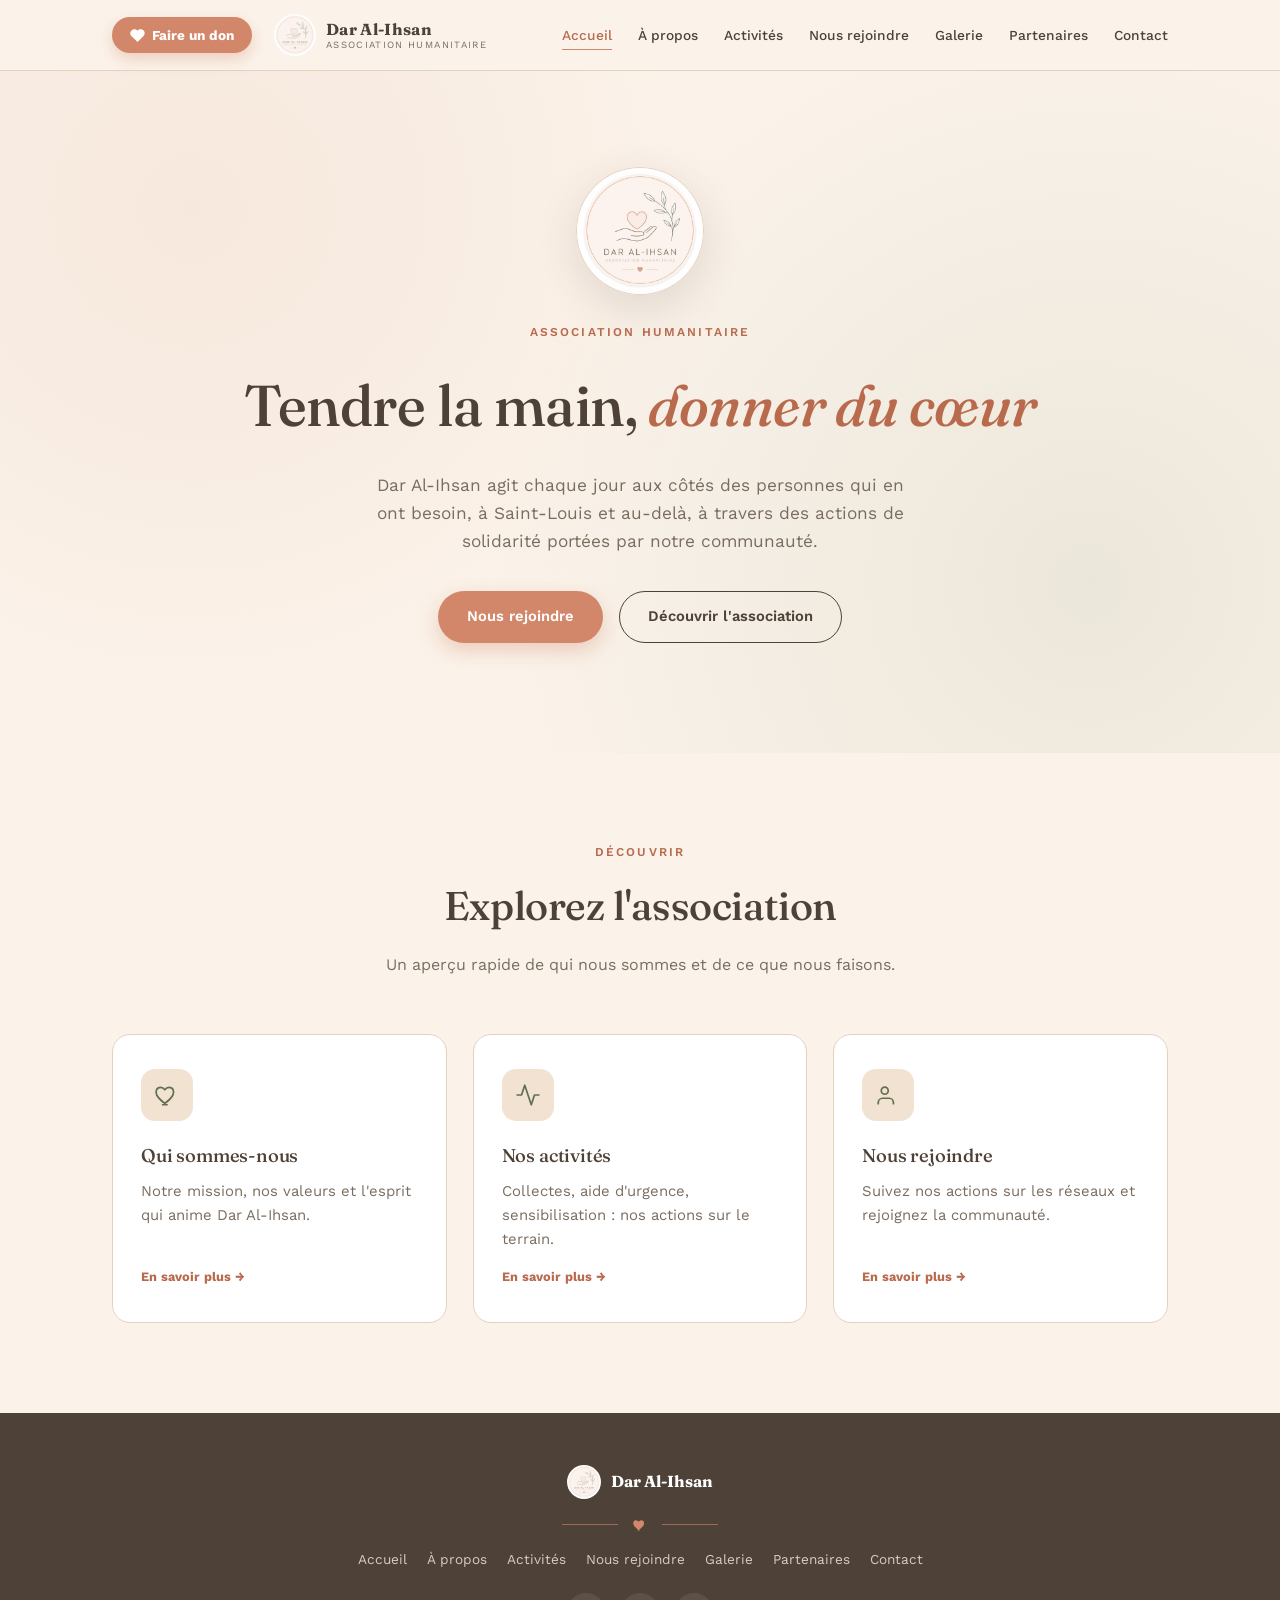
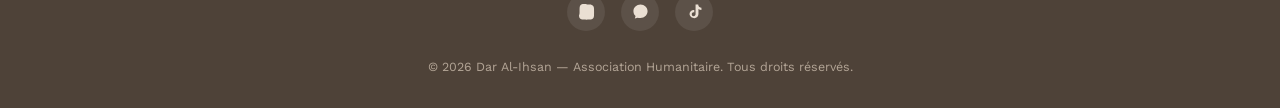
<file: index.html>
<!DOCTYPE html>
<html lang="fr">
<head>
<meta charset="UTF-8">
<meta name="viewport" content="width=device-width, initial-scale=1.0">
<title>Accueil — Dar Al-Ihsan</title>
<meta name="description" content="Dar Al-Ihsan, association humanitaire à Saint-Louis, Sénégal.">
<link rel="icon" href="assets/logo.png" type="image/png">
<link rel="preconnect" href="https://fonts.googleapis.com">
<link href="https://fonts.googleapis.com/css2?family=Fraunces:ital,opsz,wght@0,9..144,300;0,9..144,400;0,9..144,500;0,9..144,600;1,9..144,400&family=Work+Sans:wght@300;400;500;600;700&display=swap" rel="stylesheet">
<link rel="stylesheet" href="style.css">
</head>
<body>
<header>
  <nav>
    <button class="donate-btn" onclick="openDonateModal()">
      <svg viewBox="0 0 24 24" fill="none" stroke="currentColor" stroke-width="2" stroke-linecap="round" stroke-linejoin="round"><path d="M20.8 4.6a5.5 5.5 0 0 0-7.8 0L12 5.6l-1-1a5.5 5.5 0 0 0-7.8 7.8l1 1L12 21l7.8-7.8 1-1a5.5 5.5 0 0 0 0-7.8z"/></svg>
      Faire un don
    </button>
    <a href="index.html" class="brand">
      <img src="assets/logo.png" alt="Logo Dar Al-Ihsan">
      <div class="brand-text">
        <strong>Dar Al-Ihsan</strong>
        <span>Association Humanitaire</span>
      </div>
    </a>
    <button class="nav-toggle" id="navToggle" aria-label="Menu">☰</button>
    <div class="navlinks" id="navLinks">
      <a href="index.html" class="active">Accueil</a>
      <a href="apropos.html">À propos</a>
      <a href="activites.html">Activités</a>
      <a href="rejoindre.html">Nous rejoindre</a>
      <a href="galerie.html">Galerie</a>
      <a href="partenaires.html">Partenaires</a>
      <a href="contact.html">Contact</a>
    </div>
  </nav>
</header>

<section class="hero">
  <img class="hero-logo" src="assets/logo.png" alt="Dar Al-Ihsan">
  <p class="eyebrow">Association humanitaire</p>
  <h1>Tendre la main, <em>donner du cœur</em></h1>
  <p class="lead">Dar Al-Ihsan agit chaque jour aux côtés des personnes qui en ont besoin, à Saint-Louis et au-delà, à travers des actions de solidarité portées par notre communauté.</p>
  <div class="hero-ctas">
    <a href="rejoindre.html" class="btn btn-primary">Nous rejoindre</a>
    <a href="apropos.html" class="btn btn-outline">Découvrir l'association</a>
  </div>
</section>

<section>
  <div class="wrap">
    <div class="section-head" data-animate>
      <span class="eyebrow">Découvrir</span>
      <h2>Explorez l'association</h2>
      <p>Un aperçu rapide de qui nous sommes et de ce que nous faisons.</p>
    </div>
    <div class="preview-grid" data-animate>
      <a href="apropos.html" class="preview-card">
        <div class="icon"><svg viewBox="0 0 24 24" fill="none" stroke-width="1.6" stroke-linecap="round" stroke-linejoin="round"><path d="M12 21s-7-4.35-9.5-9C.9 8.5 2.5 5 6 5c2 0 3.3 1.1 4 2.1C10.7 6.1 12 5 14 5c3.5 0 5.1 3.5 3.5 7-2.5 4.65-9.5 9-9.5 9z"/></svg></div>
        <h3>Qui sommes-nous</h3>
        <p>Notre mission, nos valeurs et l'esprit qui anime Dar Al-Ihsan.</p>
        <span class="more">En savoir plus →</span>
      </a>
      <a href="activites.html" class="preview-card">
        <div class="icon"><svg viewBox="0 0 24 24" fill="none" stroke-width="1.6" stroke-linecap="round" stroke-linejoin="round"><path d="M22 12h-4l-3 9L9 3l-3 9H2"/></svg></div>
        <h3>Nos activités</h3>
        <p>Collectes, aide d'urgence, sensibilisation : nos actions sur le terrain.</p>
        <span class="more">En savoir plus →</span>
      </a>
      <a href="rejoindre.html" class="preview-card">
        <div class="icon"><svg viewBox="0 0 24 24" fill="none" stroke-width="1.6" stroke-linecap="round" stroke-linejoin="round"><path d="M17 20v-1a4 4 0 0 0-4-4H7a4 4 0 0 0-4 4v1"/><circle cx="9" cy="8" r="3.2"/></svg></div>
        <h3>Nous rejoindre</h3>
        <p>Suivez nos actions sur les réseaux et rejoignez la communauté.</p>
        <span class="more">En savoir plus →</span>
      </a>
    </div>
  </div>
</section>
<div class="modal-overlay" id="donateModal">
  <div class="modal-box">
    <button class="modal-close" onclick="closeDonateModal()" aria-label="Fermer">&times;</button>
    <h3>Faire un don</h3>
    <p class="sub">Choisissez votre moyen de transfert préféré</p>
    <div class="pay-options">
      <button class="pay-option wave" onclick="choosePayment('wave')">
        <span class="pay-icon">Wave</span>
        <span>Transfert via Wave
          <span class="label-sub">Paiement mobile rapide et gratuit</span>
        </span>
      </button>
      <button class="pay-option orange" onclick="choosePayment('orange')">
        <span class="pay-icon">OM</span>
        <span>Transfert via Orange Money
          <span class="label-sub">Paiement mobile sécurisé</span>
        </span>
      </button>
    </div>
    <div class="pay-result" id="payResult"></div>
  </div>
</div>
<footer>
  <div class="wrap">
    <div class="brand-foot">
      <img src="assets/logo.png" alt="Dar Al-Ihsan">
      <strong>Dar Al-Ihsan</strong>
    </div>
    <div class="motif">
      <span class="bar"></span>
      <svg viewBox="0 0 24 24" fill="#D3876A"><path d="M12 21s-7-4.35-9.5-9C.9 8.5 2.5 5 6 5c2 0 3.3 1.1 4 2.1C10.7 6.1 12 5 14 5c3.5 0 5.1 3.5 3.5 7-2.5 4.65-9.5 9-9.5 9z"/></svg>
      <span class="bar"></span>
    </div>
    <div class="foot-links">
      <a href="index.html">Accueil</a>
      <a href="apropos.html">À propos</a>
      <a href="activites.html">Activités</a>
      <a href="rejoindre.html">Nous rejoindre</a>
      <a href="galerie.html">Galerie</a>
      <a href="partenaires.html">Partenaires</a>
      <a href="contact.html">Contact</a>
    </div>
    <div class="foot-social">
      <a href="https://www.instagram.com/dar_al_ihsan_" target="_blank" aria-label="Instagram"><svg viewBox="0 0 24 24"><path d="M12 2.2c3.2 0 3.58.01 4.85.07 1.17.05 1.97.24 2.43.4a4.9 4.9 0 0 1 1.77 1.15 4.9 4.9 0 0 1 1.15 1.77c.16.46.35 1.26.4 2.43.06 1.27.07 1.65.07 4.85s-.01 3.58-.07 4.85c-.05 1.17-.24 1.97-.4 2.43a4.9 4.9 0 0 1-1.15 1.77 4.9 4.9 0 0 1-1.77 1.15c-.46.16-1.26.35-2.43.4-1.27.06-1.65.07-4.85.07s-3.58-.01-4.85-.07c-1.17-.05-1.97-.24-2.43-.4a4.9 4.9 0 0 1-1.77-1.15 4.9 4.9 0 0 1-1.15-1.77c-.16-.46-.35-1.26-.4-2.43C2.21 15.58 2.2 15.2 2.2 12s.01-3.58.07-4.85c.05-1.17.24-1.97.4-2.43A4.9 4.9 0 0 1 3.82 2.95 4.9 4.9 0 0 1 5.59 1.8c.46-.16 1.26-.35 2.43-.4C9.29 1.34 9.67 1.33 12 1.33"/></svg></a>
      <a href="https://chat.whatsapp.com/KwVK40qW9HnHfSPcmxUgci" target="_blank" aria-label="WhatsApp"><svg viewBox="0 0 24 24"><path d="M12 2C6.48 2 2 6.28 2 11.5c0 2.62 1.13 5 3 6.8L4 22l4.06-1.34A10.5 10.5 0 0 0 12 21c5.52 0 10-4.28 10-9.5S17.52 2 12 2z"/></svg></a>
      <a href="https://www.tiktok.com/@daralihsan26" target="_blank" aria-label="TikTok"><svg viewBox="0 0 24 24"><path d="M16.7 2h-3.2v13.9c0 1.5-1.2 2.7-2.7 2.7a2.7 2.7 0 0 1-2.7-2.7c0-1.5 1.2-2.7 2.7-2.7.3 0 .6 0 .9.1V10c-.3 0-.6-.1-.9-.1-3.2 0-5.8 2.6-5.8 5.8S8.6 21.5 11.8 21.5s5.8-2.6 5.8-5.8V8.6c1.2.9 2.7 1.4 4.2 1.4V6.8c-2.2 0-4-1.5-4.4-3.5-.1-.4-.1-.9-.1-1.3z"/></svg></a>
    </div>
    <small>© 2026 Dar Al-Ihsan — Association Humanitaire. Tous droits réservés.</small>
  </div>
</footer>
<script src="script.js"></script>
</body>
</html>
</file>
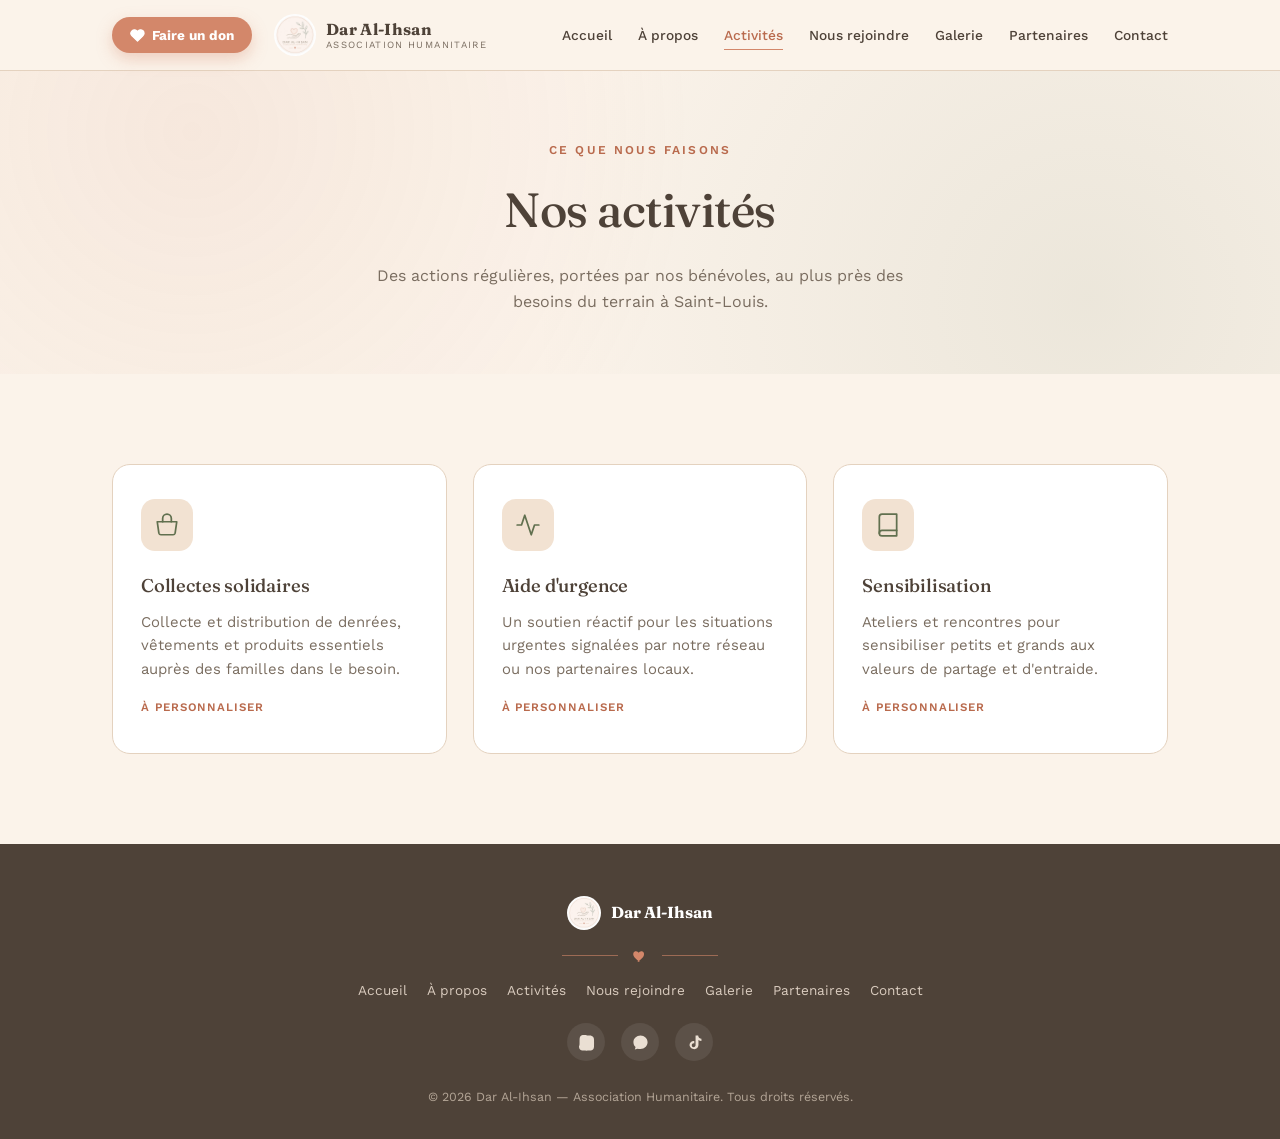
<file: activites.html>
<!DOCTYPE html>
<html lang="fr">
<head>
<meta charset="UTF-8">
<meta name="viewport" content="width=device-width, initial-scale=1.0">
<title>Activités — Dar Al-Ihsan</title>
<meta name="description" content="Les actions solidaires menées par Dar Al-Ihsan à Saint-Louis.">
<link rel="icon" href="assets/logo.png" type="image/png">
<link rel="preconnect" href="https://fonts.googleapis.com">
<link href="https://fonts.googleapis.com/css2?family=Fraunces:ital,opsz,wght@0,9..144,300;0,9..144,400;0,9..144,500;0,9..144,600;1,9..144,400&family=Work+Sans:wght@300;400;500;600;700&display=swap" rel="stylesheet">
<link rel="stylesheet" href="style.css">
</head>
<body>
<header>
  <nav>
    <button class="donate-btn" onclick="openDonateModal()">
      <svg viewBox="0 0 24 24" fill="none" stroke="currentColor" stroke-width="2" stroke-linecap="round" stroke-linejoin="round"><path d="M20.8 4.6a5.5 5.5 0 0 0-7.8 0L12 5.6l-1-1a5.5 5.5 0 0 0-7.8 7.8l1 1L12 21l7.8-7.8 1-1a5.5 5.5 0 0 0 0-7.8z"/></svg>
      Faire un don
    </button>
    <a href="index.html" class="brand">
      <img src="assets/logo.png" alt="Logo Dar Al-Ihsan">
      <div class="brand-text">
        <strong>Dar Al-Ihsan</strong>
        <span>Association Humanitaire</span>
      </div>
    </a>
    <button class="nav-toggle" id="navToggle" aria-label="Menu">☰</button>
    <div class="navlinks" id="navLinks">
      <a href="index.html">Accueil</a>
      <a href="apropos.html">À propos</a>
      <a href="activites.html" class="active">Activités</a>
      <a href="rejoindre.html">Nous rejoindre</a>
      <a href="galerie.html">Galerie</a>
      <a href="partenaires.html">Partenaires</a>
      <a href="contact.html">Contact</a>
    </div>
  </nav>
</header>

<section class="page-header">
  <span class="eyebrow">Ce que nous faisons</span>
  <h1>Nos activités</h1>
  <p>Des actions régulières, portées par nos bénévoles, au plus près des besoins du terrain à Saint-Louis.</p>
</section>

<section>
  <div class="wrap">
    <div class="cards" data-animate>
      <div class="card">
        <div class="icon"><svg viewBox="0 0 24 24" fill="none" stroke-width="1.6" stroke-linecap="round" stroke-linejoin="round"><path d="M3 9h18l-1.5 10.5a2 2 0 0 1-2 1.5H6.5a2 2 0 0 1-2-1.5L3 9z"/><path d="M8 9V6a4 4 0 0 1 8 0v3"/></svg></div>
        <h3>Collectes solidaires</h3>
        <p>Collecte et distribution de denrées, vêtements et produits essentiels auprès des familles dans le besoin.</p>
        <span class="tag">À personnaliser</span>
      </div>
      <div class="card">
        <div class="icon"><svg viewBox="0 0 24 24" fill="none" stroke-width="1.6" stroke-linecap="round" stroke-linejoin="round"><path d="M22 12h-4l-3 9L9 3l-3 9H2"/></svg></div>
        <h3>Aide d'urgence</h3>
        <p>Un soutien réactif pour les situations urgentes signalées par notre réseau ou nos partenaires locaux.</p>
        <span class="tag">À personnaliser</span>
      </div>
      <div class="card">
        <div class="icon"><svg viewBox="0 0 24 24" fill="none" stroke-width="1.6" stroke-linecap="round" stroke-linejoin="round"><path d="M4 19.5A2.5 2.5 0 0 1 6.5 17H20"/><path d="M6.5 2H20v20H6.5A2.5 2.5 0 0 1 4 19.5v-15A2.5 2.5 0 0 1 6.5 2z"/></svg></div>
        <h3>Sensibilisation</h3>
        <p>Ateliers et rencontres pour sensibiliser petits et grands aux valeurs de partage et d'entraide.</p>
        <span class="tag">À personnaliser</span>
      </div>
    </div>
  </div>
</section>
<div class="modal-overlay" id="donateModal">
  <div class="modal-box">
    <button class="modal-close" onclick="closeDonateModal()" aria-label="Fermer">&times;</button>
    <h3>Faire un don</h3>
    <p class="sub">Choisissez votre moyen de transfert préféré</p>
    <div class="pay-options">
      <button class="pay-option wave" onclick="choosePayment('wave')">
        <span class="pay-icon">Wave</span>
        <span>Transfert via Wave
          <span class="label-sub">Paiement mobile rapide et gratuit</span>
        </span>
      </button>
      <button class="pay-option orange" onclick="choosePayment('orange')">
        <span class="pay-icon">OM</span>
        <span>Transfert via Orange Money
          <span class="label-sub">Paiement mobile sécurisé</span>
        </span>
      </button>
    </div>
    <div class="pay-result" id="payResult"></div>
  </div>
</div>
<footer>
  <div class="wrap">
    <div class="brand-foot">
      <img src="assets/logo.png" alt="Dar Al-Ihsan">
      <strong>Dar Al-Ihsan</strong>
    </div>
    <div class="motif">
      <span class="bar"></span>
      <svg viewBox="0 0 24 24" fill="#D3876A"><path d="M12 21s-7-4.35-9.5-9C.9 8.5 2.5 5 6 5c2 0 3.3 1.1 4 2.1C10.7 6.1 12 5 14 5c3.5 0 5.1 3.5 3.5 7-2.5 4.65-9.5 9-9.5 9z"/></svg>
      <span class="bar"></span>
    </div>
    <div class="foot-links">
      <a href="index.html">Accueil</a>
      <a href="apropos.html">À propos</a>
      <a href="activites.html">Activités</a>
      <a href="rejoindre.html">Nous rejoindre</a>
      <a href="galerie.html">Galerie</a>
      <a href="partenaires.html">Partenaires</a>
      <a href="contact.html">Contact</a>
    </div>
    <div class="foot-social">
      <a href="https://www.instagram.com/dar_al_ihsan_" target="_blank" aria-label="Instagram"><svg viewBox="0 0 24 24"><path d="M12 2.2c3.2 0 3.58.01 4.85.07 1.17.05 1.97.24 2.43.4a4.9 4.9 0 0 1 1.77 1.15 4.9 4.9 0 0 1 1.15 1.77c.16.46.35 1.26.4 2.43.06 1.27.07 1.65.07 4.85s-.01 3.58-.07 4.85c-.05 1.17-.24 1.97-.4 2.43a4.9 4.9 0 0 1-1.15 1.77 4.9 4.9 0 0 1-1.77 1.15c-.46.16-1.26.35-2.43.4-1.27.06-1.65.07-4.85.07s-3.58-.01-4.85-.07c-1.17-.05-1.97-.24-2.43-.4a4.9 4.9 0 0 1-1.77-1.15 4.9 4.9 0 0 1-1.15-1.77c-.16-.46-.35-1.26-.4-2.43C2.21 15.58 2.2 15.2 2.2 12s.01-3.58.07-4.85c.05-1.17.24-1.97.4-2.43A4.9 4.9 0 0 1 3.82 2.95 4.9 4.9 0 0 1 5.59 1.8c.46-.16 1.26-.35 2.43-.4C9.29 1.34 9.67 1.33 12 1.33"/></svg></a>
      <a href="https://chat.whatsapp.com/KwVK40qW9HnHfSPcmxUgci" target="_blank" aria-label="WhatsApp"><svg viewBox="0 0 24 24"><path d="M12 2C6.48 2 2 6.28 2 11.5c0 2.62 1.13 5 3 6.8L4 22l4.06-1.34A10.5 10.5 0 0 0 12 21c5.52 0 10-4.28 10-9.5S17.52 2 12 2z"/></svg></a>
      <a href="https://www.tiktok.com/@daralihsan26" target="_blank" aria-label="TikTok"><svg viewBox="0 0 24 24"><path d="M16.7 2h-3.2v13.9c0 1.5-1.2 2.7-2.7 2.7a2.7 2.7 0 0 1-2.7-2.7c0-1.5 1.2-2.7 2.7-2.7.3 0 .6 0 .9.1V10c-.3 0-.6-.1-.9-.1-3.2 0-5.8 2.6-5.8 5.8S8.6 21.5 11.8 21.5s5.8-2.6 5.8-5.8V8.6c1.2.9 2.7 1.4 4.2 1.4V6.8c-2.2 0-4-1.5-4.4-3.5-.1-.4-.1-.9-.1-1.3z"/></svg></a>
    </div>
    <small>© 2026 Dar Al-Ihsan — Association Humanitaire. Tous droits réservés.</small>
  </div>
</footer>
<script src="script.js"></script>
</body>
</html>
</file>
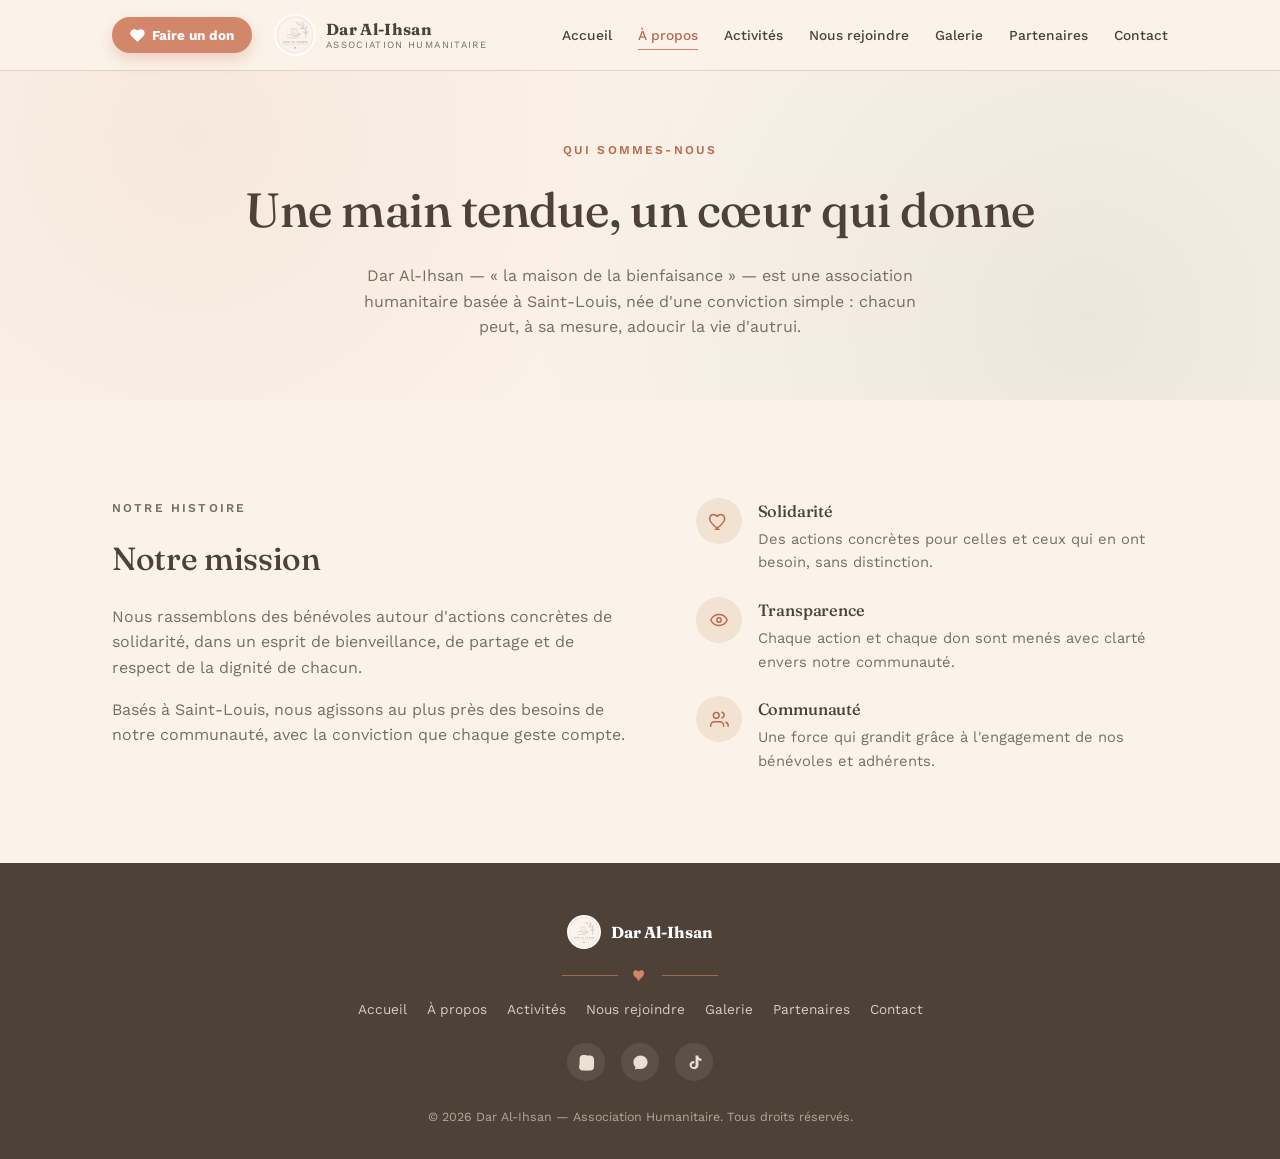
<file: apropos.html>
<!DOCTYPE html>
<html lang="fr">
<head>
<meta charset="UTF-8">
<meta name="viewport" content="width=device-width, initial-scale=1.0">
<title>À propos — Dar Al-Ihsan</title>
<meta name="description" content="Découvrez la mission et les valeurs de Dar Al-Ihsan, association humanitaire à Saint-Louis.">
<link rel="icon" href="assets/logo.png" type="image/png">
<link rel="preconnect" href="https://fonts.googleapis.com">
<link href="https://fonts.googleapis.com/css2?family=Fraunces:ital,opsz,wght@0,9..144,300;0,9..144,400;0,9..144,500;0,9..144,600;1,9..144,400&family=Work+Sans:wght@300;400;500;600;700&display=swap" rel="stylesheet">
<link rel="stylesheet" href="style.css">
</head>
<body>
<header>
  <nav>
    <button class="donate-btn" onclick="openDonateModal()">
      <svg viewBox="0 0 24 24" fill="none" stroke="currentColor" stroke-width="2" stroke-linecap="round" stroke-linejoin="round"><path d="M20.8 4.6a5.5 5.5 0 0 0-7.8 0L12 5.6l-1-1a5.5 5.5 0 0 0-7.8 7.8l1 1L12 21l7.8-7.8 1-1a5.5 5.5 0 0 0 0-7.8z"/></svg>
      Faire un don
    </button>
    <a href="index.html" class="brand">
      <img src="assets/logo.png" alt="Logo Dar Al-Ihsan">
      <div class="brand-text">
        <strong>Dar Al-Ihsan</strong>
        <span>Association Humanitaire</span>
      </div>
    </a>
    <button class="nav-toggle" id="navToggle" aria-label="Menu">☰</button>
    <div class="navlinks" id="navLinks">
      <a href="index.html">Accueil</a>
      <a href="apropos.html" class="active">À propos</a>
      <a href="activites.html">Activités</a>
      <a href="rejoindre.html">Nous rejoindre</a>
      <a href="galerie.html">Galerie</a>
      <a href="partenaires.html">Partenaires</a>
      <a href="contact.html">Contact</a>
    </div>
  </nav>
</header>

<section class="page-header">
  <span class="eyebrow">Qui sommes-nous</span>
  <h1>Une main tendue, un cœur qui donne</h1>
  <p>Dar Al-Ihsan — « la maison de la bienfaisance » — est une association humanitaire basée à Saint-Louis, née d'une conviction simple : chacun peut, à sa mesure, adoucir la vie d'autrui.</p>
</section>

<section>
  <div class="wrap about-grid">
    <div class="about-text" data-animate>
      <p class="eyebrow" style="margin-bottom:14px;">Notre histoire</p>
      <h2 style="font-size:2rem; margin-bottom:20px;">Notre mission</h2>
      <p>Nous rassemblons des bénévoles autour d'actions concrètes de solidarité, dans un esprit de bienveillance, de partage et de respect de la dignité de chacun.</p>
      <p>Basés à Saint-Louis, nous agissons au plus près des besoins de notre communauté, avec la conviction que chaque geste compte.</p>
    </div>
    <div class="values" data-animate>
      <div class="value">
        <div class="icon"><svg viewBox="0 0 24 24" fill="none" stroke-width="1.6" stroke-linecap="round" stroke-linejoin="round"><path d="M12 21s-7-4.35-9.5-9C.9 8.5 2.5 5 6 5c2 0 3.3 1.1 4 2.1C10.7 6.1 12 5 14 5c3.5 0 5.1 3.5 3.5 7-2.5 4.65-9.5 9-9.5 9z"/></svg></div>
        <div><h4>Solidarité</h4><p>Des actions concrètes pour celles et ceux qui en ont besoin, sans distinction.</p></div>
      </div>
      <div class="value">
        <div class="icon"><svg viewBox="0 0 24 24" fill="none" stroke-width="1.6" stroke-linecap="round" stroke-linejoin="round"><path d="M3 12c2-4 5.5-6 9-6s7 2 9 6c-2 4-5.5 6-9 6s-7-2-9-6z"/><circle cx="12" cy="12" r="2.4"/></svg></div>
        <div><h4>Transparence</h4><p>Chaque action et chaque don sont menés avec clarté envers notre communauté.</p></div>
      </div>
      <div class="value">
        <div class="icon"><svg viewBox="0 0 24 24" fill="none" stroke-width="1.6" stroke-linecap="round" stroke-linejoin="round"><path d="M17 20v-1a4 4 0 0 0-4-4H7a4 4 0 0 0-4 4v1"/><circle cx="9" cy="8" r="3.2"/><path d="M22 20v-1a3.6 3.6 0 0 0-2.6-3.46"/><path d="M15.2 4.6a3.2 3.2 0 0 1 0 6.2"/></svg></div>
        <div><h4>Communauté</h4><p>Une force qui grandit grâce à l'engagement de nos bénévoles et adhérents.</p></div>
      </div>
    </div>
  </div>
</section>
<div class="modal-overlay" id="donateModal">
  <div class="modal-box">
    <button class="modal-close" onclick="closeDonateModal()" aria-label="Fermer">&times;</button>
    <h3>Faire un don</h3>
    <p class="sub">Choisissez votre moyen de transfert préféré</p>
    <div class="pay-options">
      <button class="pay-option wave" onclick="choosePayment('wave')">
        <span class="pay-icon">Wave</span>
        <span>Transfert via Wave
          <span class="label-sub">Paiement mobile rapide et gratuit</span>
        </span>
      </button>
      <button class="pay-option orange" onclick="choosePayment('orange')">
        <span class="pay-icon">OM</span>
        <span>Transfert via Orange Money
          <span class="label-sub">Paiement mobile sécurisé</span>
        </span>
      </button>
    </div>
    <div class="pay-result" id="payResult"></div>
  </div>
</div>
<footer>
  <div class="wrap">
    <div class="brand-foot">
      <img src="assets/logo.png" alt="Dar Al-Ihsan">
      <strong>Dar Al-Ihsan</strong>
    </div>
    <div class="motif">
      <span class="bar"></span>
      <svg viewBox="0 0 24 24" fill="#D3876A"><path d="M12 21s-7-4.35-9.5-9C.9 8.5 2.5 5 6 5c2 0 3.3 1.1 4 2.1C10.7 6.1 12 5 14 5c3.5 0 5.1 3.5 3.5 7-2.5 4.65-9.5 9-9.5 9z"/></svg>
      <span class="bar"></span>
    </div>
    <div class="foot-links">
      <a href="index.html">Accueil</a>
      <a href="apropos.html">À propos</a>
      <a href="activites.html">Activités</a>
      <a href="rejoindre.html">Nous rejoindre</a>
      <a href="galerie.html">Galerie</a>
      <a href="partenaires.html">Partenaires</a>
      <a href="contact.html">Contact</a>
    </div>
    <div class="foot-social">
      <a href="https://www.instagram.com/dar_al_ihsan_" target="_blank" aria-label="Instagram"><svg viewBox="0 0 24 24"><path d="M12 2.2c3.2 0 3.58.01 4.85.07 1.17.05 1.97.24 2.43.4a4.9 4.9 0 0 1 1.77 1.15 4.9 4.9 0 0 1 1.15 1.77c.16.46.35 1.26.4 2.43.06 1.27.07 1.65.07 4.85s-.01 3.58-.07 4.85c-.05 1.17-.24 1.97-.4 2.43a4.9 4.9 0 0 1-1.15 1.77 4.9 4.9 0 0 1-1.77 1.15c-.46.16-1.26.35-2.43.4-1.27.06-1.65.07-4.85.07s-3.58-.01-4.85-.07c-1.17-.05-1.97-.24-2.43-.4a4.9 4.9 0 0 1-1.77-1.15 4.9 4.9 0 0 1-1.15-1.77c-.16-.46-.35-1.26-.4-2.43C2.21 15.58 2.2 15.2 2.2 12s.01-3.58.07-4.85c.05-1.17.24-1.97.4-2.43A4.9 4.9 0 0 1 3.82 2.95 4.9 4.9 0 0 1 5.59 1.8c.46-.16 1.26-.35 2.43-.4C9.29 1.34 9.67 1.33 12 1.33"/></svg></a>
      <a href="https://chat.whatsapp.com/KwVK40qW9HnHfSPcmxUgci" target="_blank" aria-label="WhatsApp"><svg viewBox="0 0 24 24"><path d="M12 2C6.48 2 2 6.28 2 11.5c0 2.62 1.13 5 3 6.8L4 22l4.06-1.34A10.5 10.5 0 0 0 12 21c5.52 0 10-4.28 10-9.5S17.52 2 12 2z"/></svg></a>
      <a href="https://www.tiktok.com/@daralihsan26" target="_blank" aria-label="TikTok"><svg viewBox="0 0 24 24"><path d="M16.7 2h-3.2v13.9c0 1.5-1.2 2.7-2.7 2.7a2.7 2.7 0 0 1-2.7-2.7c0-1.5 1.2-2.7 2.7-2.7.3 0 .6 0 .9.1V10c-.3 0-.6-.1-.9-.1-3.2 0-5.8 2.6-5.8 5.8S8.6 21.5 11.8 21.5s5.8-2.6 5.8-5.8V8.6c1.2.9 2.7 1.4 4.2 1.4V6.8c-2.2 0-4-1.5-4.4-3.5-.1-.4-.1-.9-.1-1.3z"/></svg></a>
    </div>
    <small>© 2026 Dar Al-Ihsan — Association Humanitaire. Tous droits réservés.</small>
  </div>
</footer>
<script src="script.js"></script>
</body>
</html>
</file>
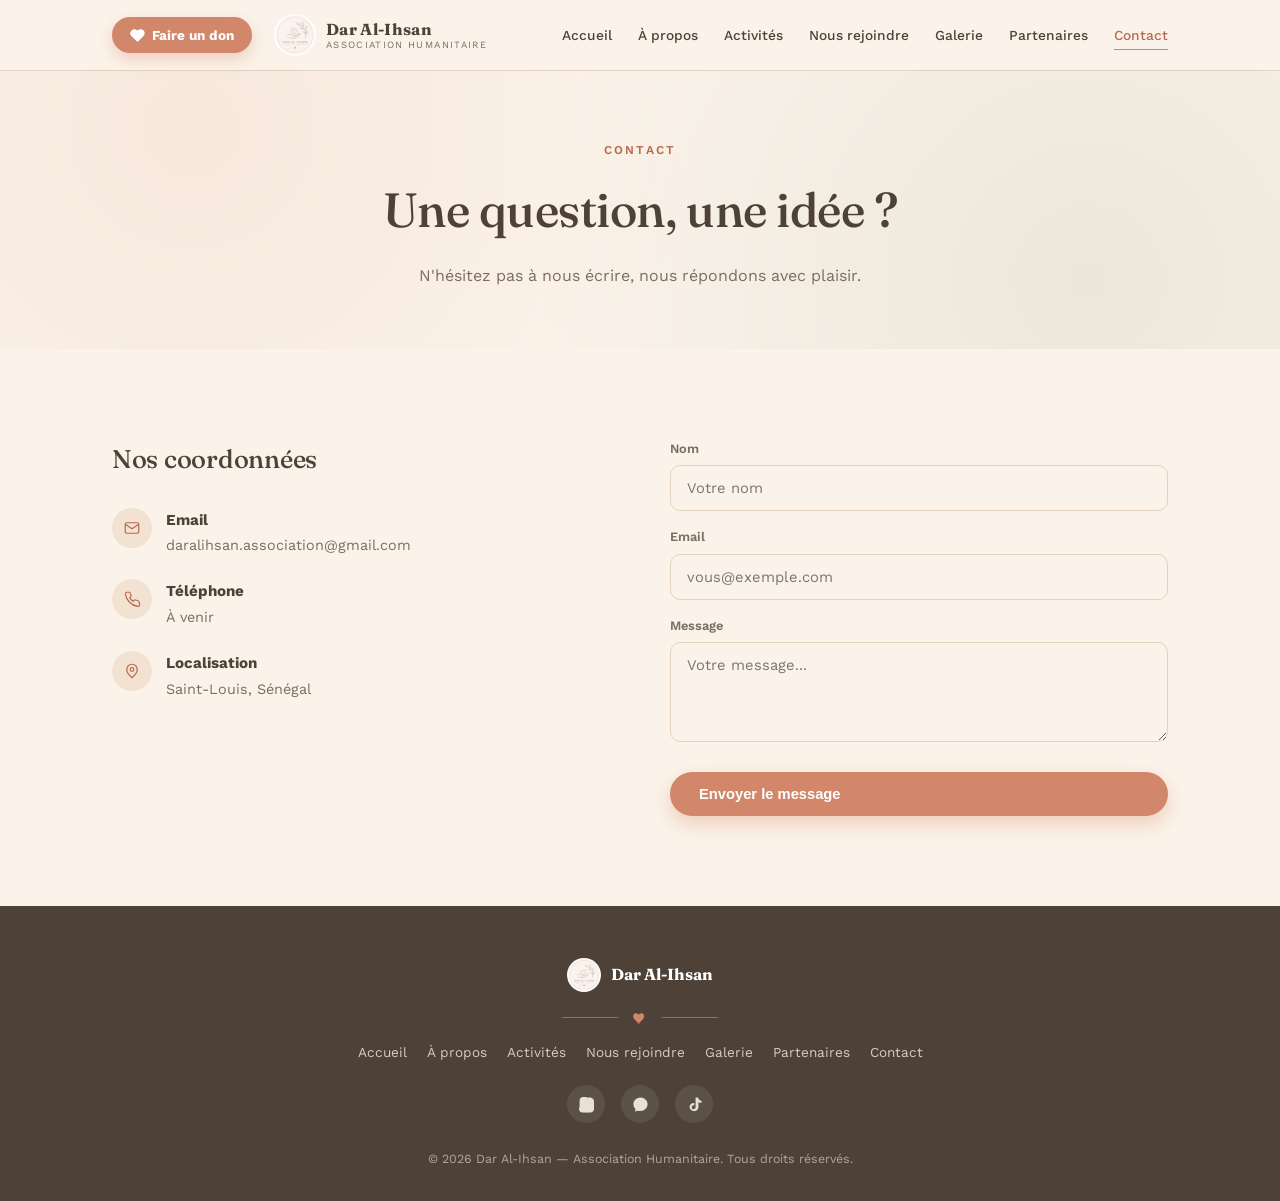
<file: contact.html>
<!DOCTYPE html>
<html lang="fr">
<head>
<meta charset="UTF-8">
<meta name="viewport" content="width=device-width, initial-scale=1.0">
<title>Contact — Dar Al-Ihsan</title>
<meta name="description" content="Contactez Dar Al-Ihsan, association humanitaire à Saint-Louis.">
<link rel="icon" href="assets/logo.png" type="image/png">
<link rel="preconnect" href="https://fonts.googleapis.com">
<link href="https://fonts.googleapis.com/css2?family=Fraunces:ital,opsz,wght@0,9..144,300;0,9..144,400;0,9..144,500;0,9..144,600;1,9..144,400&family=Work+Sans:wght@300;400;500;600;700&display=swap" rel="stylesheet">
<link rel="stylesheet" href="style.css">
</head>
<body>
<header>
  <nav>
    <button class="donate-btn" onclick="openDonateModal()">
      <svg viewBox="0 0 24 24" fill="none" stroke="currentColor" stroke-width="2" stroke-linecap="round" stroke-linejoin="round"><path d="M20.8 4.6a5.5 5.5 0 0 0-7.8 0L12 5.6l-1-1a5.5 5.5 0 0 0-7.8 7.8l1 1L12 21l7.8-7.8 1-1a5.5 5.5 0 0 0 0-7.8z"/></svg>
      Faire un don
    </button>
    <a href="index.html" class="brand">
      <img src="assets/logo.png" alt="Logo Dar Al-Ihsan">
      <div class="brand-text">
        <strong>Dar Al-Ihsan</strong>
        <span>Association Humanitaire</span>
      </div>
    </a>
    <button class="nav-toggle" id="navToggle" aria-label="Menu">☰</button>
    <div class="navlinks" id="navLinks">
      <a href="index.html">Accueil</a>
      <a href="apropos.html">À propos</a>
      <a href="activites.html">Activités</a>
      <a href="rejoindre.html">Nous rejoindre</a>
      <a href="galerie.html">Galerie</a>
      <a href="partenaires.html">Partenaires</a>
      <a href="contact.html" class="active">Contact</a>
    </div>
  </nav>
</header>

<section class="page-header">
  <span class="eyebrow">Contact</span>
  <h1>Une question, une idée ?</h1>
  <p>N'hésitez pas à nous écrire, nous répondons avec plaisir.</p>
</section>

<section>
  <div class="wrap contact-grid">
    <div data-animate>
      <h2 style="font-size:1.6rem; margin-bottom:20px;">Nos coordonnées</h2>
      <div class="info-list">
        <div class="info-item">
          <div class="icon"><svg viewBox="0 0 24 24" fill="none" stroke-width="1.6"><rect x="3" y="5" width="18" height="14" rx="2"/><path d="M3 7l9 6 9-6"/></svg></div>
          <div><strong>Email</strong><span>daralihsan.association@gmail.com</span></div>
        </div>
        <div class="info-item">
          <div class="icon"><svg viewBox="0 0 24 24" fill="none" stroke-width="1.6"><path d="M22 16.9v3a2 2 0 0 1-2.2 2A19.8 19.8 0 0 1 3.1 5.2 2 2 0 0 1 5 3h3a2 2 0 0 1 2 1.7c.1.9.3 1.8.6 2.6a2 2 0 0 1-.5 2.1L9 10.5a16 16 0 0 0 4.5 4.5l1-1.1a2 2 0 0 1 2.1-.5c.8.3 1.7.5 2.6.6a2 2 0 0 1 1.8 2z"/></svg></div>
          <div><strong>Téléphone</strong><span>À venir</span></div>
        </div>
        <div class="info-item">
          <div class="icon"><svg viewBox="0 0 24 24" fill="none" stroke-width="1.6"><path d="M12 21s-7-6.1-7-11a7 7 0 0 1 14 0c0 4.9-7 11-7 11z"/><circle cx="12" cy="10" r="2.4"/></svg></div>
          <div><strong>Localisation</strong><span>Saint-Louis, Sénégal</span></div>
        </div>
      </div>
    </div>
    <form data-animate id="contactForm" action="https://formspree.io/f/xkolevgl" method="POST">
      <div>
        <label for="name">Nom</label>
        <input id="name" name="name" type="text" placeholder="Votre nom" required>
      </div>
      <div>
        <label for="email">Email</label>
        <input id="email" name="email" type="email" placeholder="vous@exemple.com" required>
      </div>
      <div>
        <label for="msg">Message</label>
        <textarea id="msg" name="message" rows="4" placeholder="Votre message..." required></textarea>
      </div>
      <button type="submit" class="btn btn-primary">Envoyer le message</button>
      <p id="formMsg" style="display:none; font-size:0.85rem;"></p>
    </form>
  </div>
</section>
<div class="modal-overlay" id="donateModal">
  <div class="modal-box">
    <button class="modal-close" onclick="closeDonateModal()" aria-label="Fermer">&times;</button>
    <h3>Faire un don</h3>
    <p class="sub">Choisissez votre moyen de transfert préféré</p>
    <div class="pay-options">
      <button class="pay-option wave" onclick="choosePayment('wave')">
        <span class="pay-icon">Wave</span>
        <span>Transfert via Wave
          <span class="label-sub">Paiement mobile rapide et gratuit</span>
        </span>
      </button>
      <button class="pay-option orange" onclick="choosePayment('orange')">
        <span class="pay-icon">OM</span>
        <span>Transfert via Orange Money
          <span class="label-sub">Paiement mobile sécurisé</span>
        </span>
      </button>
    </div>
    <div class="pay-result" id="payResult"></div>
  </div>
</div>
<footer>
  <div class="wrap">
    <div class="brand-foot">
      <img src="assets/logo.png" alt="Dar Al-Ihsan">
      <strong>Dar Al-Ihsan</strong>
    </div>
    <div class="motif">
      <span class="bar"></span>
      <svg viewBox="0 0 24 24" fill="#D3876A"><path d="M12 21s-7-4.35-9.5-9C.9 8.5 2.5 5 6 5c2 0 3.3 1.1 4 2.1C10.7 6.1 12 5 14 5c3.5 0 5.1 3.5 3.5 7-2.5 4.65-9.5 9-9.5 9z"/></svg>
      <span class="bar"></span>
    </div>
    <div class="foot-links">
      <a href="index.html">Accueil</a>
      <a href="apropos.html">À propos</a>
      <a href="activites.html">Activités</a>
      <a href="rejoindre.html">Nous rejoindre</a>
      <a href="galerie.html">Galerie</a>
      <a href="partenaires.html">Partenaires</a>
      <a href="contact.html">Contact</a>
    </div>
    <div class="foot-social">
      <a href="https://www.instagram.com/dar_al_ihsan_" target="_blank" aria-label="Instagram"><svg viewBox="0 0 24 24"><path d="M12 2.2c3.2 0 3.58.01 4.85.07 1.17.05 1.97.24 2.43.4a4.9 4.9 0 0 1 1.77 1.15 4.9 4.9 0 0 1 1.15 1.77c.16.46.35 1.26.4 2.43.06 1.27.07 1.65.07 4.85s-.01 3.58-.07 4.85c-.05 1.17-.24 1.97-.4 2.43a4.9 4.9 0 0 1-1.15 1.77 4.9 4.9 0 0 1-1.77 1.15c-.46.16-1.26.35-2.43.4-1.27.06-1.65.07-4.85.07s-3.58-.01-4.85-.07c-1.17-.05-1.97-.24-2.43-.4a4.9 4.9 0 0 1-1.77-1.15 4.9 4.9 0 0 1-1.15-1.77c-.16-.46-.35-1.26-.4-2.43C2.21 15.58 2.2 15.2 2.2 12s.01-3.58.07-4.85c.05-1.17.24-1.97.4-2.43A4.9 4.9 0 0 1 3.82 2.95 4.9 4.9 0 0 1 5.59 1.8c.46-.16 1.26-.35 2.43-.4C9.29 1.34 9.67 1.33 12 1.33"/></svg></a>
      <a href="https://chat.whatsapp.com/KwVK40qW9HnHfSPcmxUgci" target="_blank" aria-label="WhatsApp"><svg viewBox="0 0 24 24"><path d="M12 2C6.48 2 2 6.28 2 11.5c0 2.62 1.13 5 3 6.8L4 22l4.06-1.34A10.5 10.5 0 0 0 12 21c5.52 0 10-4.28 10-9.5S17.52 2 12 2z"/></svg></a>
      <a href="https://www.tiktok.com/@daralihsan26" target="_blank" aria-label="TikTok"><svg viewBox="0 0 24 24"><path d="M16.7 2h-3.2v13.9c0 1.5-1.2 2.7-2.7 2.7a2.7 2.7 0 0 1-2.7-2.7c0-1.5 1.2-2.7 2.7-2.7.3 0 .6 0 .9.1V10c-.3 0-.6-.1-.9-.1-3.2 0-5.8 2.6-5.8 5.8S8.6 21.5 11.8 21.5s5.8-2.6 5.8-5.8V8.6c1.2.9 2.7 1.4 4.2 1.4V6.8c-2.2 0-4-1.5-4.4-3.5-.1-.4-.1-.9-.1-1.3z"/></svg></a>
    </div>
    <small>© 2026 Dar Al-Ihsan — Association Humanitaire. Tous droits réservés.</small>
  </div>
</footer>
<script src="script.js"></script>
<script>
const contactForm = document.getElementById('contactForm');
if (contactForm) {
  contactForm.addEventListener('submit', function(e) {
    e.preventDefault();
    const form = e.target;
    const formMsg = document.getElementById('formMsg');
    const btn = form.querySelector('button[type="submit"]');
    const originalText = btn.textContent;
    btn.disabled = true;
    btn.textContent = 'Envoi en cours...';
    fetch(form.action, {
      method: 'POST',
      body: new FormData(form),
      headers: { 'Accept': 'application/json' }
    }).then(response => {
      if (response.ok) {
        formMsg.style.color = 'var(--sage-deep)';
        formMsg.textContent = 'Merci ! Votre message a bien été envoyé, nous vous répondrons rapidement.';
        formMsg.style.display = 'block';
        form.reset();
      } else {
        formMsg.style.color = '#B33';
        formMsg.textContent = "Une erreur s'est produite. Merci de réessayer ou de nous écrire directement par email.";
        formMsg.style.display = 'block';
      }
    }).catch(() => {
      formMsg.style.color = '#B33';
      formMsg.textContent = "Une erreur s'est produite. Merci de réessayer ou de nous écrire directement par email.";
      formMsg.style.display = 'block';
    }).finally(() => {
      btn.disabled = false;
      btn.textContent = originalText;
    });
  });
}
</script>

</body>
</html>
</file>
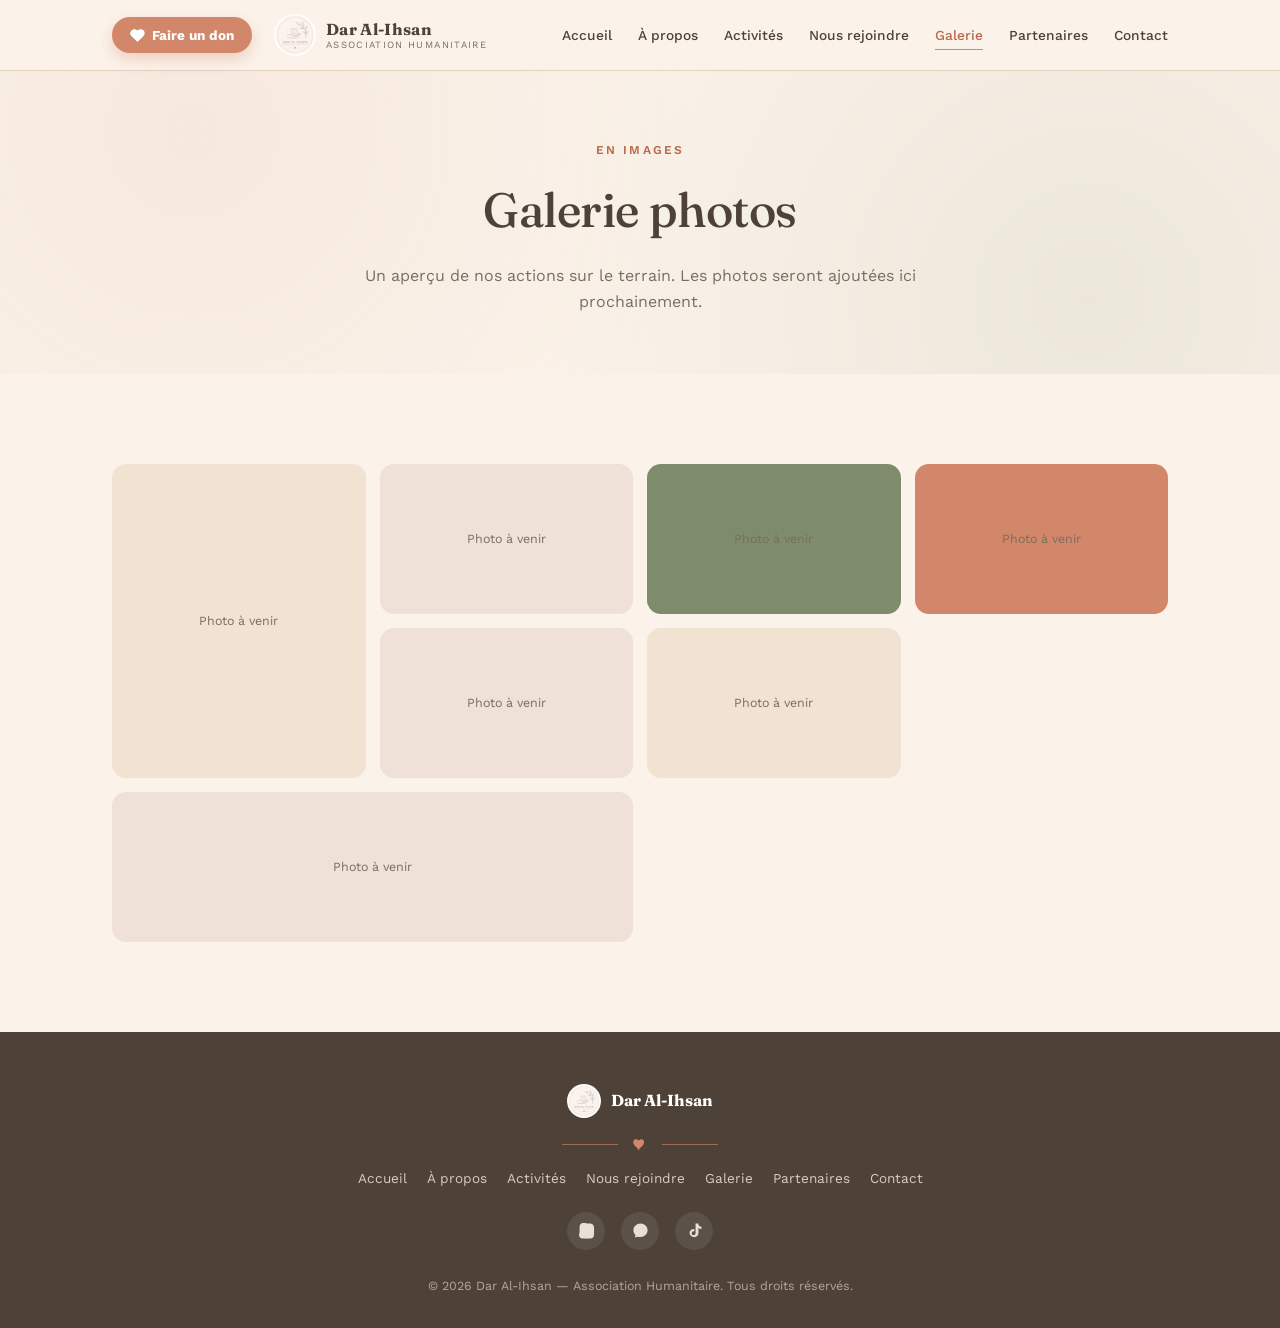
<file: galerie.html>
<!DOCTYPE html>
<html lang="fr">
<head>
<meta charset="UTF-8">
<meta name="viewport" content="width=device-width, initial-scale=1.0">
<title>Galerie — Dar Al-Ihsan</title>
<meta name="description" content="Photos des actions de Dar Al-Ihsan à Saint-Louis.">
<link rel="icon" href="assets/logo.png" type="image/png">
<link rel="preconnect" href="https://fonts.googleapis.com">
<link href="https://fonts.googleapis.com/css2?family=Fraunces:ital,opsz,wght@0,9..144,300;0,9..144,400;0,9..144,500;0,9..144,600;1,9..144,400&family=Work+Sans:wght@300;400;500;600;700&display=swap" rel="stylesheet">
<link rel="stylesheet" href="style.css">
</head>
<body>
<header>
  <nav>
    <button class="donate-btn" onclick="openDonateModal()">
      <svg viewBox="0 0 24 24" fill="none" stroke="currentColor" stroke-width="2" stroke-linecap="round" stroke-linejoin="round"><path d="M20.8 4.6a5.5 5.5 0 0 0-7.8 0L12 5.6l-1-1a5.5 5.5 0 0 0-7.8 7.8l1 1L12 21l7.8-7.8 1-1a5.5 5.5 0 0 0 0-7.8z"/></svg>
      Faire un don
    </button>
    <a href="index.html" class="brand">
      <img src="assets/logo.png" alt="Logo Dar Al-Ihsan">
      <div class="brand-text">
        <strong>Dar Al-Ihsan</strong>
        <span>Association Humanitaire</span>
      </div>
    </a>
    <button class="nav-toggle" id="navToggle" aria-label="Menu">☰</button>
    <div class="navlinks" id="navLinks">
      <a href="index.html">Accueil</a>
      <a href="apropos.html">À propos</a>
      <a href="activites.html">Activités</a>
      <a href="rejoindre.html">Nous rejoindre</a>
      <a href="galerie.html" class="active">Galerie</a>
      <a href="partenaires.html">Partenaires</a>
      <a href="contact.html">Contact</a>
    </div>
  </nav>
</header>

<section class="page-header">
  <span class="eyebrow">En images</span>
  <h1>Galerie photos</h1>
  <p>Un aperçu de nos actions sur le terrain. Les photos seront ajoutées ici prochainement.</p>
</section>

<section>
  <div class="wrap">
    <div class="gallery-grid" data-animate>
      <div class="g1">Photo à venir</div>
      <div class="g2">Photo à venir</div>
      <div class="g3">Photo à venir</div>
      <div class="g4">Photo à venir</div>
      <div class="g5">Photo à venir</div>
      <div class="g6">Photo à venir</div>
      <div class="g7">Photo à venir</div>
    </div>
  </div>
</section>
<div class="modal-overlay" id="donateModal">
  <div class="modal-box">
    <button class="modal-close" onclick="closeDonateModal()" aria-label="Fermer">&times;</button>
    <h3>Faire un don</h3>
    <p class="sub">Choisissez votre moyen de transfert préféré</p>
    <div class="pay-options">
      <button class="pay-option wave" onclick="choosePayment('wave')">
        <span class="pay-icon">Wave</span>
        <span>Transfert via Wave
          <span class="label-sub">Paiement mobile rapide et gratuit</span>
        </span>
      </button>
      <button class="pay-option orange" onclick="choosePayment('orange')">
        <span class="pay-icon">OM</span>
        <span>Transfert via Orange Money
          <span class="label-sub">Paiement mobile sécurisé</span>
        </span>
      </button>
    </div>
    <div class="pay-result" id="payResult"></div>
  </div>
</div>
<footer>
  <div class="wrap">
    <div class="brand-foot">
      <img src="assets/logo.png" alt="Dar Al-Ihsan">
      <strong>Dar Al-Ihsan</strong>
    </div>
    <div class="motif">
      <span class="bar"></span>
      <svg viewBox="0 0 24 24" fill="#D3876A"><path d="M12 21s-7-4.35-9.5-9C.9 8.5 2.5 5 6 5c2 0 3.3 1.1 4 2.1C10.7 6.1 12 5 14 5c3.5 0 5.1 3.5 3.5 7-2.5 4.65-9.5 9-9.5 9z"/></svg>
      <span class="bar"></span>
    </div>
    <div class="foot-links">
      <a href="index.html">Accueil</a>
      <a href="apropos.html">À propos</a>
      <a href="activites.html">Activités</a>
      <a href="rejoindre.html">Nous rejoindre</a>
      <a href="galerie.html">Galerie</a>
      <a href="partenaires.html">Partenaires</a>
      <a href="contact.html">Contact</a>
    </div>
    <div class="foot-social">
      <a href="https://www.instagram.com/dar_al_ihsan_" target="_blank" aria-label="Instagram"><svg viewBox="0 0 24 24"><path d="M12 2.2c3.2 0 3.58.01 4.85.07 1.17.05 1.97.24 2.43.4a4.9 4.9 0 0 1 1.77 1.15 4.9 4.9 0 0 1 1.15 1.77c.16.46.35 1.26.4 2.43.06 1.27.07 1.65.07 4.85s-.01 3.58-.07 4.85c-.05 1.17-.24 1.97-.4 2.43a4.9 4.9 0 0 1-1.15 1.77 4.9 4.9 0 0 1-1.77 1.15c-.46.16-1.26.35-2.43.4-1.27.06-1.65.07-4.85.07s-3.58-.01-4.85-.07c-1.17-.05-1.97-.24-2.43-.4a4.9 4.9 0 0 1-1.77-1.15 4.9 4.9 0 0 1-1.15-1.77c-.16-.46-.35-1.26-.4-2.43C2.21 15.58 2.2 15.2 2.2 12s.01-3.58.07-4.85c.05-1.17.24-1.97.4-2.43A4.9 4.9 0 0 1 3.82 2.95 4.9 4.9 0 0 1 5.59 1.8c.46-.16 1.26-.35 2.43-.4C9.29 1.34 9.67 1.33 12 1.33"/></svg></a>
      <a href="https://chat.whatsapp.com/KwVK40qW9HnHfSPcmxUgci" target="_blank" aria-label="WhatsApp"><svg viewBox="0 0 24 24"><path d="M12 2C6.48 2 2 6.28 2 11.5c0 2.62 1.13 5 3 6.8L4 22l4.06-1.34A10.5 10.5 0 0 0 12 21c5.52 0 10-4.28 10-9.5S17.52 2 12 2z"/></svg></a>
      <a href="https://www.tiktok.com/@daralihsan26" target="_blank" aria-label="TikTok"><svg viewBox="0 0 24 24"><path d="M16.7 2h-3.2v13.9c0 1.5-1.2 2.7-2.7 2.7a2.7 2.7 0 0 1-2.7-2.7c0-1.5 1.2-2.7 2.7-2.7.3 0 .6 0 .9.1V10c-.3 0-.6-.1-.9-.1-3.2 0-5.8 2.6-5.8 5.8S8.6 21.5 11.8 21.5s5.8-2.6 5.8-5.8V8.6c1.2.9 2.7 1.4 4.2 1.4V6.8c-2.2 0-4-1.5-4.4-3.5-.1-.4-.1-.9-.1-1.3z"/></svg></a>
    </div>
    <small>© 2026 Dar Al-Ihsan — Association Humanitaire. Tous droits réservés.</small>
  </div>
</footer>
<script src="script.js"></script>
</body>
</html>
</file>
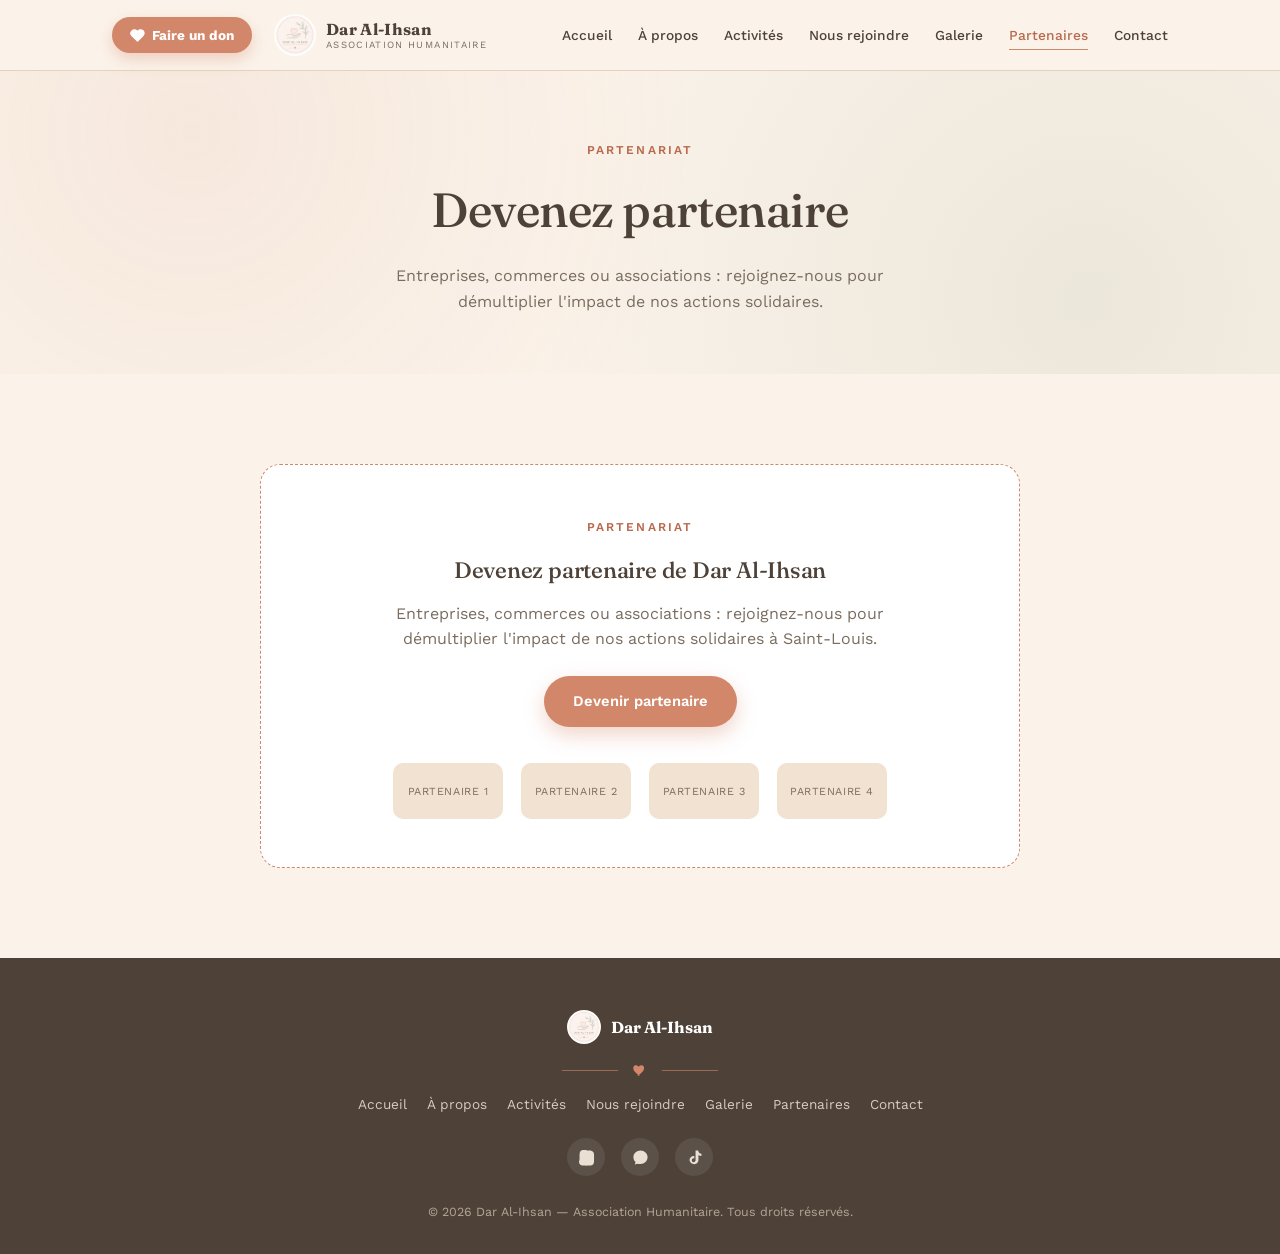
<file: partenaires.html>
<!DOCTYPE html>
<html lang="fr">
<head>
<meta charset="UTF-8">
<meta name="viewport" content="width=device-width, initial-scale=1.0">
<title>Partenaires — Dar Al-Ihsan</title>
<meta name="description" content="Devenez partenaire de Dar Al-Ihsan, association humanitaire à Saint-Louis.">
<link rel="icon" href="assets/logo.png" type="image/png">
<link rel="preconnect" href="https://fonts.googleapis.com">
<link href="https://fonts.googleapis.com/css2?family=Fraunces:ital,opsz,wght@0,9..144,300;0,9..144,400;0,9..144,500;0,9..144,600;1,9..144,400&family=Work+Sans:wght@300;400;500;600;700&display=swap" rel="stylesheet">
<link rel="stylesheet" href="style.css">
</head>
<body>
<header>
  <nav>
    <button class="donate-btn" onclick="openDonateModal()">
      <svg viewBox="0 0 24 24" fill="none" stroke="currentColor" stroke-width="2" stroke-linecap="round" stroke-linejoin="round"><path d="M20.8 4.6a5.5 5.5 0 0 0-7.8 0L12 5.6l-1-1a5.5 5.5 0 0 0-7.8 7.8l1 1L12 21l7.8-7.8 1-1a5.5 5.5 0 0 0 0-7.8z"/></svg>
      Faire un don
    </button>
    <a href="index.html" class="brand">
      <img src="assets/logo.png" alt="Logo Dar Al-Ihsan">
      <div class="brand-text">
        <strong>Dar Al-Ihsan</strong>
        <span>Association Humanitaire</span>
      </div>
    </a>
    <button class="nav-toggle" id="navToggle" aria-label="Menu">☰</button>
    <div class="navlinks" id="navLinks">
      <a href="index.html">Accueil</a>
      <a href="apropos.html">À propos</a>
      <a href="activites.html">Activités</a>
      <a href="rejoindre.html">Nous rejoindre</a>
      <a href="galerie.html">Galerie</a>
      <a href="partenaires.html" class="active">Partenaires</a>
      <a href="contact.html">Contact</a>
    </div>
  </nav>
</header>

<section class="page-header">
  <span class="eyebrow">Partenariat</span>
  <h1>Devenez partenaire</h1>
  <p>Entreprises, commerces ou associations : rejoignez-nous pour démultiplier l'impact de nos actions solidaires.</p>
</section>

<section>
  <div class="wrap">
    <div class="partners-box" data-animate>
      <span class="eyebrow">Partenariat</span>
      <h3 style="margin-top:14px;">Devenez partenaire de Dar Al-Ihsan</h3>
      <p>Entreprises, commerces ou associations : rejoignez-nous pour démultiplier l'impact de nos actions solidaires à Saint-Louis.</p>
      <a href="contact.html" class="btn btn-primary">Devenir partenaire</a>
      <div class="partner-logos">
        <span>Partenaire 1</span>
        <span>Partenaire 2</span>
        <span>Partenaire 3</span>
        <span>Partenaire 4</span>
      </div>
    </div>
  </div>
</section>
<div class="modal-overlay" id="donateModal">
  <div class="modal-box">
    <button class="modal-close" onclick="closeDonateModal()" aria-label="Fermer">&times;</button>
    <h3>Faire un don</h3>
    <p class="sub">Choisissez votre moyen de transfert préféré</p>
    <div class="pay-options">
      <button class="pay-option wave" onclick="choosePayment('wave')">
        <span class="pay-icon">Wave</span>
        <span>Transfert via Wave
          <span class="label-sub">Paiement mobile rapide et gratuit</span>
        </span>
      </button>
      <button class="pay-option orange" onclick="choosePayment('orange')">
        <span class="pay-icon">OM</span>
        <span>Transfert via Orange Money
          <span class="label-sub">Paiement mobile sécurisé</span>
        </span>
      </button>
    </div>
    <div class="pay-result" id="payResult"></div>
  </div>
</div>
<footer>
  <div class="wrap">
    <div class="brand-foot">
      <img src="assets/logo.png" alt="Dar Al-Ihsan">
      <strong>Dar Al-Ihsan</strong>
    </div>
    <div class="motif">
      <span class="bar"></span>
      <svg viewBox="0 0 24 24" fill="#D3876A"><path d="M12 21s-7-4.35-9.5-9C.9 8.5 2.5 5 6 5c2 0 3.3 1.1 4 2.1C10.7 6.1 12 5 14 5c3.5 0 5.1 3.5 3.5 7-2.5 4.65-9.5 9-9.5 9z"/></svg>
      <span class="bar"></span>
    </div>
    <div class="foot-links">
      <a href="index.html">Accueil</a>
      <a href="apropos.html">À propos</a>
      <a href="activites.html">Activités</a>
      <a href="rejoindre.html">Nous rejoindre</a>
      <a href="galerie.html">Galerie</a>
      <a href="partenaires.html">Partenaires</a>
      <a href="contact.html">Contact</a>
    </div>
    <div class="foot-social">
      <a href="https://www.instagram.com/dar_al_ihsan_" target="_blank" aria-label="Instagram"><svg viewBox="0 0 24 24"><path d="M12 2.2c3.2 0 3.58.01 4.85.07 1.17.05 1.97.24 2.43.4a4.9 4.9 0 0 1 1.77 1.15 4.9 4.9 0 0 1 1.15 1.77c.16.46.35 1.26.4 2.43.06 1.27.07 1.65.07 4.85s-.01 3.58-.07 4.85c-.05 1.17-.24 1.97-.4 2.43a4.9 4.9 0 0 1-1.15 1.77 4.9 4.9 0 0 1-1.77 1.15c-.46.16-1.26.35-2.43.4-1.27.06-1.65.07-4.85.07s-3.58-.01-4.85-.07c-1.17-.05-1.97-.24-2.43-.4a4.9 4.9 0 0 1-1.77-1.15 4.9 4.9 0 0 1-1.15-1.77c-.16-.46-.35-1.26-.4-2.43C2.21 15.58 2.2 15.2 2.2 12s.01-3.58.07-4.85c.05-1.17.24-1.97.4-2.43A4.9 4.9 0 0 1 3.82 2.95 4.9 4.9 0 0 1 5.59 1.8c.46-.16 1.26-.35 2.43-.4C9.29 1.34 9.67 1.33 12 1.33"/></svg></a>
      <a href="https://chat.whatsapp.com/KwVK40qW9HnHfSPcmxUgci" target="_blank" aria-label="WhatsApp"><svg viewBox="0 0 24 24"><path d="M12 2C6.48 2 2 6.28 2 11.5c0 2.62 1.13 5 3 6.8L4 22l4.06-1.34A10.5 10.5 0 0 0 12 21c5.52 0 10-4.28 10-9.5S17.52 2 12 2z"/></svg></a>
      <a href="https://www.tiktok.com/@daralihsan26" target="_blank" aria-label="TikTok"><svg viewBox="0 0 24 24"><path d="M16.7 2h-3.2v13.9c0 1.5-1.2 2.7-2.7 2.7a2.7 2.7 0 0 1-2.7-2.7c0-1.5 1.2-2.7 2.7-2.7.3 0 .6 0 .9.1V10c-.3 0-.6-.1-.9-.1-3.2 0-5.8 2.6-5.8 5.8S8.6 21.5 11.8 21.5s5.8-2.6 5.8-5.8V8.6c1.2.9 2.7 1.4 4.2 1.4V6.8c-2.2 0-4-1.5-4.4-3.5-.1-.4-.1-.9-.1-1.3z"/></svg></a>
    </div>
    <small>© 2026 Dar Al-Ihsan — Association Humanitaire. Tous droits réservés.</small>
  </div>
</footer>
<script src="script.js"></script>
</body>
</html>
</file>
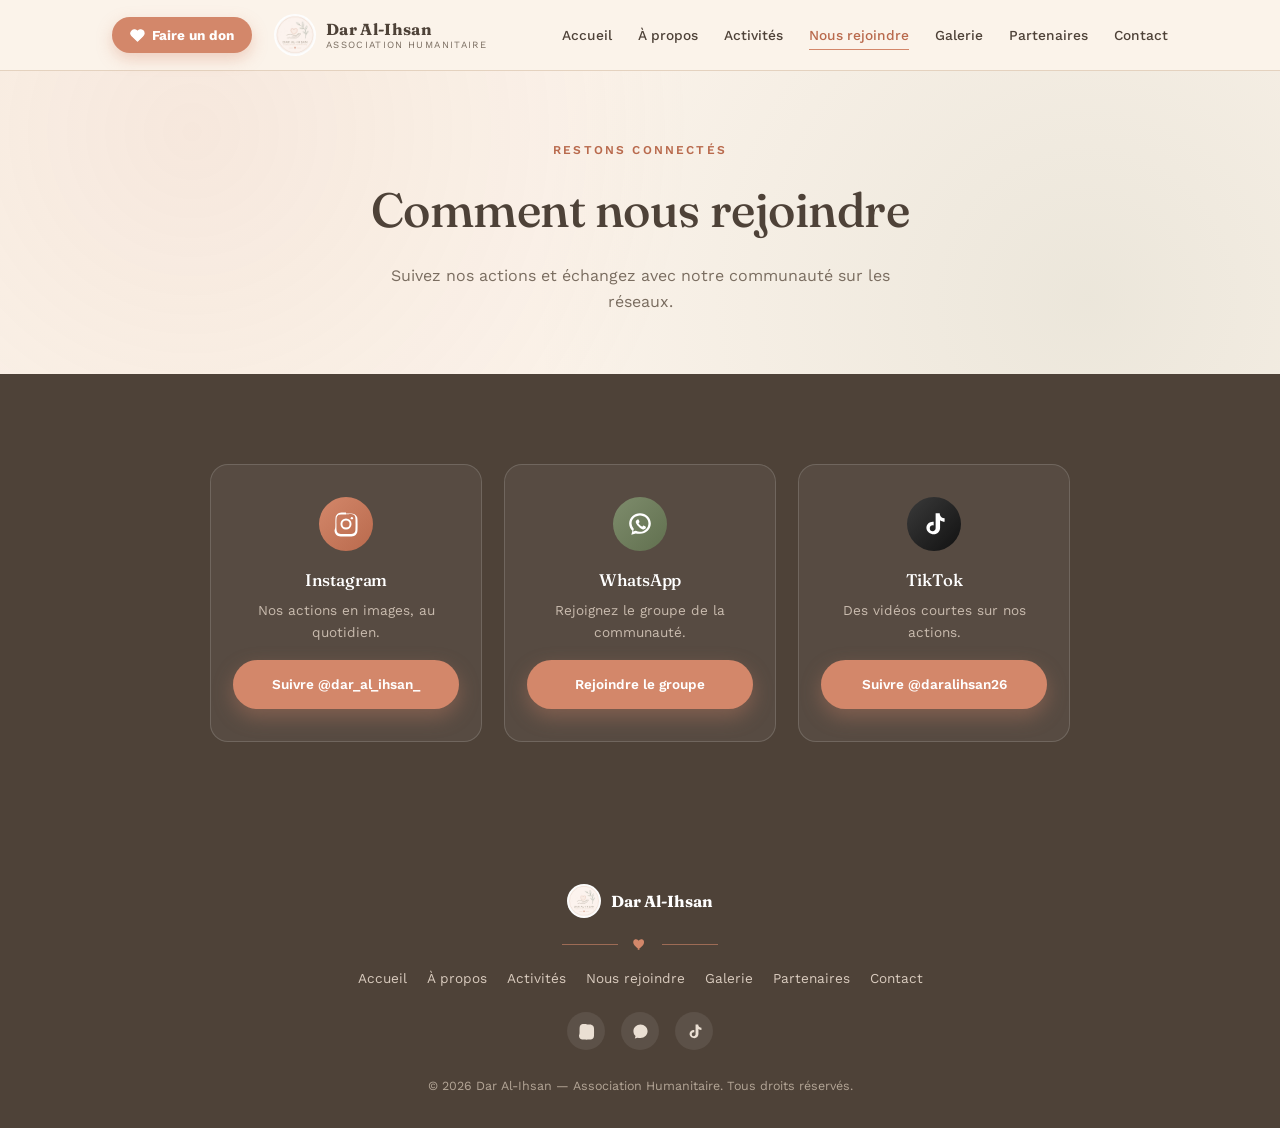
<file: rejoindre.html>
<!DOCTYPE html>
<html lang="fr">
<head>
<meta charset="UTF-8">
<meta name="viewport" content="width=device-width, initial-scale=1.0">
<title>Nous rejoindre — Dar Al-Ihsan</title>
<meta name="description" content="Suivez Dar Al-Ihsan sur Instagram, TikTok et WhatsApp.">
<link rel="icon" href="assets/logo.png" type="image/png">
<link rel="preconnect" href="https://fonts.googleapis.com">
<link href="https://fonts.googleapis.com/css2?family=Fraunces:ital,opsz,wght@0,9..144,300;0,9..144,400;0,9..144,500;0,9..144,600;1,9..144,400&family=Work+Sans:wght@300;400;500;600;700&display=swap" rel="stylesheet">
<link rel="stylesheet" href="style.css">
</head>
<body>
<header>
  <nav>
    <button class="donate-btn" onclick="openDonateModal()">
      <svg viewBox="0 0 24 24" fill="none" stroke="currentColor" stroke-width="2" stroke-linecap="round" stroke-linejoin="round"><path d="M20.8 4.6a5.5 5.5 0 0 0-7.8 0L12 5.6l-1-1a5.5 5.5 0 0 0-7.8 7.8l1 1L12 21l7.8-7.8 1-1a5.5 5.5 0 0 0 0-7.8z"/></svg>
      Faire un don
    </button>
    <a href="index.html" class="brand">
      <img src="assets/logo.png" alt="Logo Dar Al-Ihsan">
      <div class="brand-text">
        <strong>Dar Al-Ihsan</strong>
        <span>Association Humanitaire</span>
      </div>
    </a>
    <button class="nav-toggle" id="navToggle" aria-label="Menu">☰</button>
    <div class="navlinks" id="navLinks">
      <a href="index.html">Accueil</a>
      <a href="apropos.html">À propos</a>
      <a href="activites.html">Activités</a>
      <a href="rejoindre.html" class="active">Nous rejoindre</a>
      <a href="galerie.html">Galerie</a>
      <a href="partenaires.html">Partenaires</a>
      <a href="contact.html">Contact</a>
    </div>
  </nav>
</header>

<section class="page-header">
  <span class="eyebrow">Restons connectés</span>
  <h1>Comment nous rejoindre</h1>
  <p>Suivez nos actions et échangez avec notre communauté sur les réseaux.</p>
</section>

<section class="join">
  <div class="wrap">
    <div class="social-grid" data-animate>
      <div class="social-card">
        <div class="icon"><svg viewBox="0 0 24 24"><path d="M12 2.2c3.2 0 3.58.01 4.85.07 1.17.05 1.97.24 2.43.4a4.9 4.9 0 0 1 1.77 1.15 4.9 4.9 0 0 1 1.15 1.77c.16.46.35 1.26.4 2.43.06 1.27.07 1.65.07 4.85s-.01 3.58-.07 4.85c-.05 1.17-.24 1.97-.4 2.43a4.9 4.9 0 0 1-1.15 1.77 4.9 4.9 0 0 1-1.77 1.15c-.46.16-1.26.35-2.43.4-1.27.06-1.65.07-4.85.07s-3.58-.01-4.85-.07c-1.17-.05-1.97-.24-2.43-.4a4.9 4.9 0 0 1-1.77-1.15 4.9 4.9 0 0 1-1.15-1.77c-.16-.46-.35-1.26-.4-2.43C2.21 15.58 2.2 15.2 2.2 12s.01-3.58.07-4.85c.05-1.17.24-1.97.4-2.43A4.9 4.9 0 0 1 3.82 2.95 4.9 4.9 0 0 1 5.59 1.8c.46-.16 1.26-.35 2.43-.4C9.29 1.34 9.67 1.33 12 1.33m0 1.8c-3.15 0-3.5.01-4.73.07-.95.04-1.47.2-1.81.34-.46.18-.78.39-1.12.73-.34.34-.55.66-.73 1.12-.14.34-.3.86-.34 1.81C3.21 8.1 3.2 8.45 3.2 12s.01 3.9.07 5.13c.04.95.2 1.47.34 1.81.18.46.39.78.73 1.12.34.34.66.55 1.12.73.34.14.86.3 1.81.34 1.23.06 1.58.07 4.73.07s3.5-.01 4.73-.07c.95-.04 1.47-.2 1.81-.34.46-.18.78-.39 1.12-.73.34-.34.55-.66.73-1.12.14-.34.3-.86.34-1.81.06-1.23.07-1.58.07-5.13s-.01-3.9-.07-5.13c-.04-.95-.2-1.47-.34-1.81a2.9 2.9 0 0 0-.73-1.12 2.9 2.9 0 0 0-1.12-.73c-.34-.14-.86-.3-1.81-.34C15.5 3.01 15.15 3 12 3z"/><path d="M12 6.9a5.1 5.1 0 1 0 0 10.2 5.1 5.1 0 0 0 0-10.2zm0 8.4a3.3 3.3 0 1 1 0-6.6 3.3 3.3 0 0 1 0 6.6z"/><circle cx="17.4" cy="6.6" r="1.1"/></svg></div>
        <h4>Instagram</h4>
        <p>Nos actions en images, au quotidien.</p>
        <a href="https://www.instagram.com/dar_al_ihsan_" target="_blank" class="btn btn-primary">Suivre @dar_al_ihsan_</a>
      </div>
      <div class="social-card">
        <div class="icon" style="background:linear-gradient(135deg, var(--sage), var(--sage-deep));"><svg viewBox="0 0 24 24"><path d="M12 2C6.48 2 2 6.28 2 11.5c0 2.62 1.13 5 3 6.8L4 22l4.06-1.34A10.5 10.5 0 0 0 12 21c5.52 0 10-4.28 10-9.5S17.52 2 12 2zm0 17.2c-1.36 0-2.65-.32-3.78-.9l-.27-.14-2.4.8.79-2.3-.17-.26A7.9 7.9 0 0 1 4.2 11.5C4.2 7.5 7.7 4.2 12 4.2s7.8 3.3 7.8 7.3-3.5 7.7-7.8 7.7z"/><path d="M9.2 8.4c.2-.5.4-.5.7-.5h.5c.2 0 .4 0 .5.4.2.5.6 1.5.6 1.6.1.1.1.3 0 .4-.1.2-.2.3-.3.4l-.4.4c-.1.1-.2.2-.1.4.4.7 1 1.4 1.6 1.9.7.6 1.3.9 1.6 1 .2.1.3.1.4-.1l.6-.7c.2-.2.3-.2.5-.1.2.1 1.4.7 1.6.8.2.1.4.2.4.3.1.2.1.9-.2 1.4-.3.5-1.4 1-1.9 1-.5 0-1.6-.1-3.3-1.4-1.9-1.4-3.1-3.3-3.2-3.5-.1-.2-.7-1-.7-1.9 0-.9.5-1.4.7-1.6z"/></svg></div>
        <h4>WhatsApp</h4>
        <p>Rejoignez le groupe de la communauté.</p>
        <a href="https://chat.whatsapp.com/KwVK40qW9HnHfSPcmxUgci" target="_blank" class="btn btn-primary">Rejoindre le groupe</a>
      </div>
      <div class="social-card">
        <div class="icon" style="background:linear-gradient(135deg,#3a3a3a,#111);"><svg viewBox="0 0 24 24"><path d="M16.7 2h-3.2v13.9c0 1.5-1.2 2.7-2.7 2.7a2.7 2.7 0 0 1-2.7-2.7c0-1.5 1.2-2.7 2.7-2.7.3 0 .6 0 .9.1V10c-.3 0-.6-.1-.9-.1-3.2 0-5.8 2.6-5.8 5.8S8.6 21.5 11.8 21.5s5.8-2.6 5.8-5.8V8.6c1.2.9 2.7 1.4 4.2 1.4V6.8c-2.2 0-4-1.5-4.4-3.5-.1-.4-.1-.9-.1-1.3z"/></svg></div>
        <h4>TikTok</h4>
        <p>Des vidéos courtes sur nos actions.</p>
        <a href="https://www.tiktok.com/@daralihsan26" target="_blank" class="btn btn-primary">Suivre @daralihsan26</a>
      </div>
    </div>
  </div>
</section>
<div class="modal-overlay" id="donateModal">
  <div class="modal-box">
    <button class="modal-close" onclick="closeDonateModal()" aria-label="Fermer">&times;</button>
    <h3>Faire un don</h3>
    <p class="sub">Choisissez votre moyen de transfert préféré</p>
    <div class="pay-options">
      <button class="pay-option wave" onclick="choosePayment('wave')">
        <span class="pay-icon">Wave</span>
        <span>Transfert via Wave
          <span class="label-sub">Paiement mobile rapide et gratuit</span>
        </span>
      </button>
      <button class="pay-option orange" onclick="choosePayment('orange')">
        <span class="pay-icon">OM</span>
        <span>Transfert via Orange Money
          <span class="label-sub">Paiement mobile sécurisé</span>
        </span>
      </button>
    </div>
    <div class="pay-result" id="payResult"></div>
  </div>
</div>
<footer>
  <div class="wrap">
    <div class="brand-foot">
      <img src="assets/logo.png" alt="Dar Al-Ihsan">
      <strong>Dar Al-Ihsan</strong>
    </div>
    <div class="motif">
      <span class="bar"></span>
      <svg viewBox="0 0 24 24" fill="#D3876A"><path d="M12 21s-7-4.35-9.5-9C.9 8.5 2.5 5 6 5c2 0 3.3 1.1 4 2.1C10.7 6.1 12 5 14 5c3.5 0 5.1 3.5 3.5 7-2.5 4.65-9.5 9-9.5 9z"/></svg>
      <span class="bar"></span>
    </div>
    <div class="foot-links">
      <a href="index.html">Accueil</a>
      <a href="apropos.html">À propos</a>
      <a href="activites.html">Activités</a>
      <a href="rejoindre.html">Nous rejoindre</a>
      <a href="galerie.html">Galerie</a>
      <a href="partenaires.html">Partenaires</a>
      <a href="contact.html">Contact</a>
    </div>
    <div class="foot-social">
      <a href="https://www.instagram.com/dar_al_ihsan_" target="_blank" aria-label="Instagram"><svg viewBox="0 0 24 24"><path d="M12 2.2c3.2 0 3.58.01 4.85.07 1.17.05 1.97.24 2.43.4a4.9 4.9 0 0 1 1.77 1.15 4.9 4.9 0 0 1 1.15 1.77c.16.46.35 1.26.4 2.43.06 1.27.07 1.65.07 4.85s-.01 3.58-.07 4.85c-.05 1.17-.24 1.97-.4 2.43a4.9 4.9 0 0 1-1.15 1.77 4.9 4.9 0 0 1-1.77 1.15c-.46.16-1.26.35-2.43.4-1.27.06-1.65.07-4.85.07s-3.58-.01-4.85-.07c-1.17-.05-1.97-.24-2.43-.4a4.9 4.9 0 0 1-1.77-1.15 4.9 4.9 0 0 1-1.15-1.77c-.16-.46-.35-1.26-.4-2.43C2.21 15.58 2.2 15.2 2.2 12s.01-3.58.07-4.85c.05-1.17.24-1.97.4-2.43A4.9 4.9 0 0 1 3.82 2.95 4.9 4.9 0 0 1 5.59 1.8c.46-.16 1.26-.35 2.43-.4C9.29 1.34 9.67 1.33 12 1.33"/></svg></a>
      <a href="https://chat.whatsapp.com/KwVK40qW9HnHfSPcmxUgci" target="_blank" aria-label="WhatsApp"><svg viewBox="0 0 24 24"><path d="M12 2C6.48 2 2 6.28 2 11.5c0 2.62 1.13 5 3 6.8L4 22l4.06-1.34A10.5 10.5 0 0 0 12 21c5.52 0 10-4.28 10-9.5S17.52 2 12 2z"/></svg></a>
      <a href="https://www.tiktok.com/@daralihsan26" target="_blank" aria-label="TikTok"><svg viewBox="0 0 24 24"><path d="M16.7 2h-3.2v13.9c0 1.5-1.2 2.7-2.7 2.7a2.7 2.7 0 0 1-2.7-2.7c0-1.5 1.2-2.7 2.7-2.7.3 0 .6 0 .9.1V10c-.3 0-.6-.1-.9-.1-3.2 0-5.8 2.6-5.8 5.8S8.6 21.5 11.8 21.5s5.8-2.6 5.8-5.8V8.6c1.2.9 2.7 1.4 4.2 1.4V6.8c-2.2 0-4-1.5-4.4-3.5-.1-.4-.1-.9-.1-1.3z"/></svg></a>
    </div>
    <small>© 2026 Dar Al-Ihsan — Association Humanitaire. Tous droits réservés.</small>
  </div>
</footer>
<script src="script.js"></script>
</body>
</html>
</file>
<file: style.css>
:root{
  --cream: #FBF3EA;
  --cream-deep: #F2E2D2;
  --card: #FFFFFF;
  --terracotta: #D3876A;
  --terracotta-deep: #B96A4D;
  --sage: #7E8C6C;
  --sage-deep: #61704F;
  --brown: #4E4238;
  --brown-soft: #7A6D60;
  --line: #E4D2BF;
  --wave-blue: #1DA1D9;
  --orange-money: #FF7900;
}
*{margin:0;padding:0;box-sizing:border-box;}
html{scroll-behavior:smooth;}
body{
  font-family:'Work Sans', sans-serif;
  background:var(--cream);
  color:var(--brown);
  line-height:1.6;
  overflow-x:hidden;
}
h1,h2,h3,h4{
  font-family:'Fraunces', serif;
  font-weight:500;
  color:var(--brown);
  letter-spacing:-0.01em;
}
.eyebrow{
  font-family:'Work Sans', sans-serif;
  text-transform:uppercase;
  letter-spacing:0.18em;
  font-size:0.75rem;
  color:var(--terracotta-deep);
  font-weight:600;
}
a{color:inherit; text-decoration:none;}
img{max-width:100%; display:block;}
.wrap{max-width:1120px; margin:0 auto; padding:0 32px;}

.motif{
  display:flex; align-items:center; justify-content:center; gap:14px;
  margin:0 auto; width:fit-content;
}
.motif .bar{width:56px; height:1px; background:var(--terracotta); opacity:0.6;}
.motif svg{width:16px; height:16px;}

/* NAV */
header{
  position:sticky; top:0; z-index:100;
  background:rgba(251,243,234,0.95);
  backdrop-filter:blur(8px);
  border-bottom:1px solid var(--line);
}
nav{
  display:flex; align-items:center; gap:22px;
  max-width:1120px; margin:0 auto; padding:14px 32px;
}
.donate-btn{
  flex:none;
  display:inline-flex; align-items:center; gap:7px;
  background:var(--terracotta); color:#fff;
  padding:10px 18px; border-radius:999px;
  font-weight:700; font-size:0.85rem;
  box-shadow:0 6px 16px rgba(211,135,106,0.35);
  border:none; cursor:pointer;
  transition:transform 0.2s, box-shadow 0.2s;
  font-family:'Work Sans', sans-serif;
}
.donate-btn:hover{transform:translateY(-2px); box-shadow:0 10px 22px rgba(211,135,106,0.45);}
.donate-btn svg{width:15px; height:15px; fill:#fff;}
.brand{display:flex; align-items:center; gap:10px;}
.brand img{width:42px; height:42px; border-radius:50%;}
.brand-text{display:flex; flex-direction:column; line-height:1.15;}
.brand-text strong{font-family:'Fraunces', serif; font-size:1rem; color:var(--brown); letter-spacing:0.02em;}
.brand-text span{font-size:0.6rem; letter-spacing:0.14em; text-transform:uppercase; color:var(--brown-soft);}
.navlinks{display:flex; gap:26px; font-size:0.86rem; font-weight:500; margin-left:auto;}
.navlinks a{position:relative; padding:4px 0; transition:color 0.2s; white-space:nowrap;}
.navlinks a:hover, .navlinks a.active{color:var(--terracotta-deep);}
.navlinks a::after{
  content:""; position:absolute; left:0; bottom:0; height:1px; width:0;
  background:var(--terracotta); transition:width 0.25s;
}
.navlinks a:hover::after, .navlinks a.active::after{width:100%;}
.nav-toggle{display:none; background:none; border:none; font-size:1.5rem; color:var(--brown); cursor:pointer; margin-left:auto;}

@media (max-width:900px){
  .navlinks{
    position:fixed; top:66px; left:0; right:0; background:var(--cream);
    flex-direction:column; padding:20px 32px; gap:18px;
    border-bottom:1px solid var(--line);
    transform:translateY(-110%); transition:transform 0.3s ease;
    margin-left:0;
  }
  .navlinks.open{transform:translateY(0);}
  .nav-toggle{display:block;}
  nav{gap:14px;}
}
@media (max-width:480px){
  .donate-btn{padding:9px 14px; font-size:0.78rem;}
  .brand-text strong{font-size:0.88rem;}
  .brand img{width:36px; height:36px;}
}

/* PAGE HEADER (banner for inner pages) */
.page-header{
  position:relative; text-align:center; padding:70px 32px 60px; overflow:hidden;
}
.page-header::before{
  content:"";
  position:absolute; inset:0;
  background:
    radial-gradient(circle at 15% 20%, rgba(211,135,106,0.10), transparent 45%),
    radial-gradient(circle at 85% 75%, rgba(126,140,108,0.12), transparent 50%);
  pointer-events:none;
}
.page-header .eyebrow{display:block; margin-bottom:12px; position:relative; z-index:1;}
.page-header h1{font-size:clamp(2rem,4.4vw,3rem); position:relative; z-index:1;}
.page-header p{max-width:560px; margin:14px auto 0; color:var(--brown-soft); position:relative; z-index:1;}

/* HERO (home only) */
.hero{
  position:relative;
  padding:96px 32px 110px;
  text-align:center;
  overflow:hidden;
}
.hero::before{
  content:"";
  position:absolute; inset:0;
  background:
    radial-gradient(circle at 15% 20%, rgba(211,135,106,0.10), transparent 45%),
    radial-gradient(circle at 85% 75%, rgba(126,140,108,0.12), transparent 50%);
  pointer-events:none;
}
.hero-logo{
  width:128px; height:128px; border-radius:50%;
  margin:0 auto 28px;
  box-shadow:0 12px 40px rgba(78,66,56,0.14);
  border:1px solid var(--line);
  position:relative; z-index:1;
}
.hero h1{
  font-size:clamp(2.3rem, 5vw, 3.6rem);
  max-width:820px; margin:18px auto 20px;
  position:relative; z-index:1;
}
.hero h1 em{font-style:italic; color:var(--terracotta-deep);}
.hero p.lead{
  max-width:560px; margin:0 auto 36px; color:var(--brown-soft);
  font-size:1.08rem; position:relative; z-index:1;
}
.hero-ctas{display:flex; gap:16px; justify-content:center; flex-wrap:wrap; position:relative; z-index:1;}
.btn{
  display:inline-flex; align-items:center; gap:8px;
  padding:13px 28px; border-radius:999px; font-weight:600; font-size:0.92rem;
  transition:transform 0.2s, box-shadow 0.2s; cursor:pointer; border:1px solid transparent;
}
.btn-primary{background:var(--terracotta); color:#fff; box-shadow:0 8px 20px rgba(211,135,106,0.35);}
.btn-primary:hover{transform:translateY(-2px); box-shadow:0 12px 26px rgba(211,135,106,0.45);}
.btn-outline{border-color:var(--brown); color:var(--brown);}
.btn-outline:hover{background:var(--brown); color:var(--cream);}

section{padding:90px 0;}
.section-head{text-align:center; max-width:640px; margin:0 auto 56px;}
.section-head .eyebrow{display:block; margin-bottom:12px;}
.section-head h2{font-size:clamp(1.8rem,3.4vw,2.5rem); margin-bottom:14px;}
.section-head p{color:var(--brown-soft);}

/* HOME preview cards */
.preview-grid{display:grid; grid-template-columns:repeat(3,1fr); gap:26px;}
.preview-card{
  background:var(--card); border-radius:18px; padding:34px 28px;
  border:1px solid var(--line); transition:transform 0.25s, box-shadow 0.25s;
  display:flex; flex-direction:column;
}
.preview-card:hover{transform:translateY(-6px); box-shadow:0 16px 34px rgba(78,66,56,0.10);}
.preview-card .icon{
  width:52px; height:52px; border-radius:14px; background:var(--cream-deep);
  display:flex; align-items:center; justify-content:center; margin-bottom:20px;
}
.preview-card .icon svg{width:26px; height:26px; stroke:var(--sage-deep);}
.preview-card h3{font-size:1.15rem; margin-bottom:10px;}
.preview-card p{color:var(--brown-soft); font-size:0.93rem; flex:1;}
.preview-card .more{
  margin-top:16px; font-size:0.8rem; font-weight:700; color:var(--terracotta-deep);
  display:inline-flex; align-items:center; gap:6px;
}
@media (max-width:860px){ .preview-grid{grid-template-columns:1fr;} }

/* A PROPOS */
.about-grid{display:grid; grid-template-columns:1.1fr 1fr; gap:64px; align-items:center;}
.about-text p{color:var(--brown-soft); margin-bottom:16px;}
.values{display:grid; gap:22px; margin-top:8px;}
.value{display:flex; gap:16px; align-items:flex-start;}
.value .icon{
  flex:none; width:46px; height:46px; border-radius:50%;
  background:var(--cream-deep); display:flex; align-items:center; justify-content:center;
}
.value .icon svg{width:22px; height:22px; stroke:var(--terracotta-deep);}
.value h4{font-size:1.02rem; margin-bottom:4px;}
.value p{color:var(--brown-soft); font-size:0.92rem;}
@media (max-width:860px){ .about-grid{grid-template-columns:1fr; gap:40px;} }

/* ACTIVITES */
.cards{display:grid; grid-template-columns:repeat(3,1fr); gap:26px;}
.card{
  background:var(--card); border-radius:18px; padding:34px 28px;
  border:1px solid var(--line);
  transition:transform 0.25s, box-shadow 0.25s;
}
.card:hover{transform:translateY(-6px); box-shadow:0 16px 34px rgba(78,66,56,0.10);}
.card .icon{
  width:52px; height:52px; border-radius:14px; background:var(--cream-deep);
  display:flex; align-items:center; justify-content:center; margin-bottom:20px;
}
.card .icon svg{width:26px; height:26px; stroke:var(--sage-deep);}
.card h3{font-size:1.15rem; margin-bottom:10px;}
.card p{color:var(--brown-soft); font-size:0.93rem;}
.card .tag{
  display:inline-block; margin-top:16px; font-size:0.72rem; letter-spacing:0.08em;
  text-transform:uppercase; color:var(--terracotta-deep); font-weight:600;
}
@media (max-width:860px){ .cards{grid-template-columns:1fr;} }

/* REJOINDRE / RESEAUX */
.join{background:var(--brown); color:var(--cream); text-align:center;}
.join .section-head p{color:#D9CBBE;}
.join .eyebrow{color:var(--terracotta);}
.social-grid{display:grid; grid-template-columns:repeat(3,1fr); gap:22px; max-width:860px; margin:0 auto;}
.social-card{
  background:rgba(255,255,255,0.05); border:1px solid rgba(255,255,255,0.15);
  border-radius:18px; padding:32px 22px; transition:transform 0.25s, background 0.25s;
  position:relative;
}
.social-card:hover{transform:translateY(-5px); background:rgba(255,255,255,0.09);}
.social-card .icon{
  width:54px; height:54px; border-radius:50%; margin:0 auto 16px;
  display:flex; align-items:center; justify-content:center;
  background:linear-gradient(135deg, var(--terracotta), var(--terracotta-deep));
}
.social-card .icon svg{width:26px; height:26px; fill:#fff;}
.social-card h4{font-family:'Fraunces',serif; font-size:1.05rem; margin-bottom:6px; color:#fff;}
.social-card p{font-size:0.85rem; color:#C9BBAE; margin-bottom:16px;}
.social-card .btn{width:100%; justify-content:center; font-size:0.85rem;}
@media (max-width:860px){ .social-grid{grid-template-columns:1fr;} }

/* GALERIE */
.gallery-grid{display:grid; grid-template-columns:repeat(4,1fr); grid-auto-rows:150px; gap:14px;}
.gallery-grid div{
  border-radius:14px; display:flex; align-items:center; justify-content:center;
  color:var(--brown-soft); font-size:0.78rem; text-align:center; padding:10px;
}
.g1{background:var(--cream-deep); grid-row:span 2;}
.g2{background:#EFE0D8;}
.g3{background:var(--sage); color:#fff;}
.g4{background:var(--terracotta); color:#fff;}
.g5{background:#EFE0D8;}
.g6{background:var(--cream-deep);}
.g7{background:#EFE0D8; grid-column:span 2;}
@media (max-width:860px){
  .gallery-grid{grid-template-columns:repeat(2,1fr); grid-auto-rows:130px;}
  .g1{grid-row:span 1;}
  .g7{grid-column:span 2;}
}

/* PARTENAIRES */
.partners-box{
  background:var(--card); border:1px dashed var(--terracotta);
  border-radius:20px; padding:48px; text-align:center; max-width:760px; margin:0 auto;
}
.partners-box h3{font-size:1.4rem; margin-bottom:12px;}
.partners-box p{color:var(--brown-soft); margin-bottom:24px; max-width:520px; margin-left:auto; margin-right:auto;}
.partner-logos{display:flex; justify-content:center; gap:18px; margin-top:36px; flex-wrap:wrap;}
.partner-logos span{
  width:110px; height:56px; border-radius:10px; background:var(--cream-deep);
  display:flex; align-items:center; justify-content:center; font-size:0.68rem;
  color:var(--brown-soft); letter-spacing:0.05em; text-transform:uppercase;
}

/* CONTACT */
.contact-grid{display:grid; grid-template-columns:1fr 1fr; gap:60px;}
.info-list{display:grid; gap:22px; margin-top:28px;}
.info-item{display:flex; gap:14px; align-items:flex-start;}
.info-item .icon{
  flex:none; width:40px; height:40px; border-radius:50%; background:var(--cream-deep);
  display:flex; align-items:center; justify-content:center;
}
.info-item .icon svg{width:18px; height:18px; stroke:var(--terracotta-deep);}
.info-item strong{display:block; font-size:0.95rem;}
.info-item span{color:var(--brown-soft); font-size:0.9rem;}
form{display:grid; gap:16px;}
form label{font-size:0.8rem; font-weight:600; color:var(--brown-soft); margin-bottom:6px; display:block;}
form input, form textarea{
  width:100%; padding:13px 16px; border-radius:10px; border:1px solid var(--line);
  background:var(--cream); font-family:'Work Sans'; font-size:0.92rem; color:var(--brown);
  resize:vertical;
}
form input:focus, form textarea:focus{outline:2px solid var(--terracotta); outline-offset:1px;}
form button{margin-top:6px;}
@media (max-width:860px){ .contact-grid{grid-template-columns:1fr;} }

footer{background:var(--brown); color:#D9CBBE; padding:52px 0 30px; text-align:center;}
footer .motif .bar{background:var(--terracotta);}
footer .brand-foot{display:flex; align-items:center; justify-content:center; gap:10px; margin-bottom:18px;}
footer .brand-foot img{width:34px; height:34px; border-radius:50%;}
footer .brand-foot strong{color:#fff; font-family:'Fraunces',serif;}
footer .foot-social{display:flex; gap:16px; justify-content:center; margin:22px 0;}
footer .foot-social a{
  width:38px; height:38px; border-radius:50%; background:rgba(255,255,255,0.08);
  display:flex; align-items:center; justify-content:center; transition:background 0.2s;
}
footer .foot-social a:hover{background:var(--terracotta);}
footer .foot-social svg{width:17px; height:17px; fill:#EADFD3;}
footer small{color:#B3A596; font-size:0.78rem;}
footer .foot-links{display:flex; gap:20px; justify-content:center; margin:16px 0; font-size:0.85rem; flex-wrap:wrap;}
footer .foot-links a:hover{color:#fff;}

[data-animate]{opacity:0; transform:translateY(18px); transition:opacity 0.7s ease, transform 0.7s ease;}
[data-animate].in{opacity:1; transform:translateY(0);}

/* DONATION MODAL */
.modal-overlay{
  position:fixed; inset:0; background:rgba(20,16,13,0.55);
  display:none; align-items:center; justify-content:center; z-index:1000;
  padding:24px; backdrop-filter:blur(3px);
}
.modal-overlay.open{display:flex;}
.modal-box{
  background:var(--cream); border-radius:22px; max-width:440px; width:100%;
  padding:36px 30px; position:relative; box-shadow:0 30px 70px rgba(0,0,0,0.3);
  animation:modalIn 0.25s ease;
}
@keyframes modalIn{ from{opacity:0; transform:translateY(14px) scale(0.97);} to{opacity:1; transform:translateY(0) scale(1);} }
.modal-close{
  position:absolute; top:16px; right:16px; background:none; border:none;
  font-size:1.4rem; color:var(--brown-soft); cursor:pointer; line-height:1;
}
.modal-box h3{font-size:1.35rem; margin-bottom:8px; text-align:center;}
.modal-box p.sub{color:var(--brown-soft); text-align:center; margin-bottom:26px; font-size:0.92rem;}
.pay-options{display:grid; gap:14px;}
.pay-option{
  display:flex; align-items:center; gap:14px; padding:16px 18px; border-radius:14px;
  border:1px solid var(--line); background:var(--card); cursor:pointer;
  transition:transform 0.2s, box-shadow 0.2s; text-align:left; width:100%;
  font-family:'Work Sans'; font-size:0.95rem; color:var(--brown); font-weight:600;
}
.pay-option:hover{transform:translateY(-2px); box-shadow:0 10px 22px rgba(78,66,56,0.10);}
.pay-option .pay-icon{
  flex:none; width:44px; height:44px; border-radius:12px;
  display:flex; align-items:center; justify-content:center; font-size:0.72rem; color:#fff; font-weight:800;
}
.pay-option.wave .pay-icon{background:var(--wave-blue);}
.pay-option.orange .pay-icon{background:var(--orange-money);}
.pay-option span.label-sub{display:block; font-size:0.78rem; color:var(--brown-soft); font-weight:400; margin-top:2px;}
.pay-result{
  display:none; margin-top:18px; padding:16px 18px; border-radius:14px;
  background:var(--cream-deep); text-align:center; font-size:0.88rem; color:var(--brown-soft);
}
.pay-result.show{display:block;}
</file>
